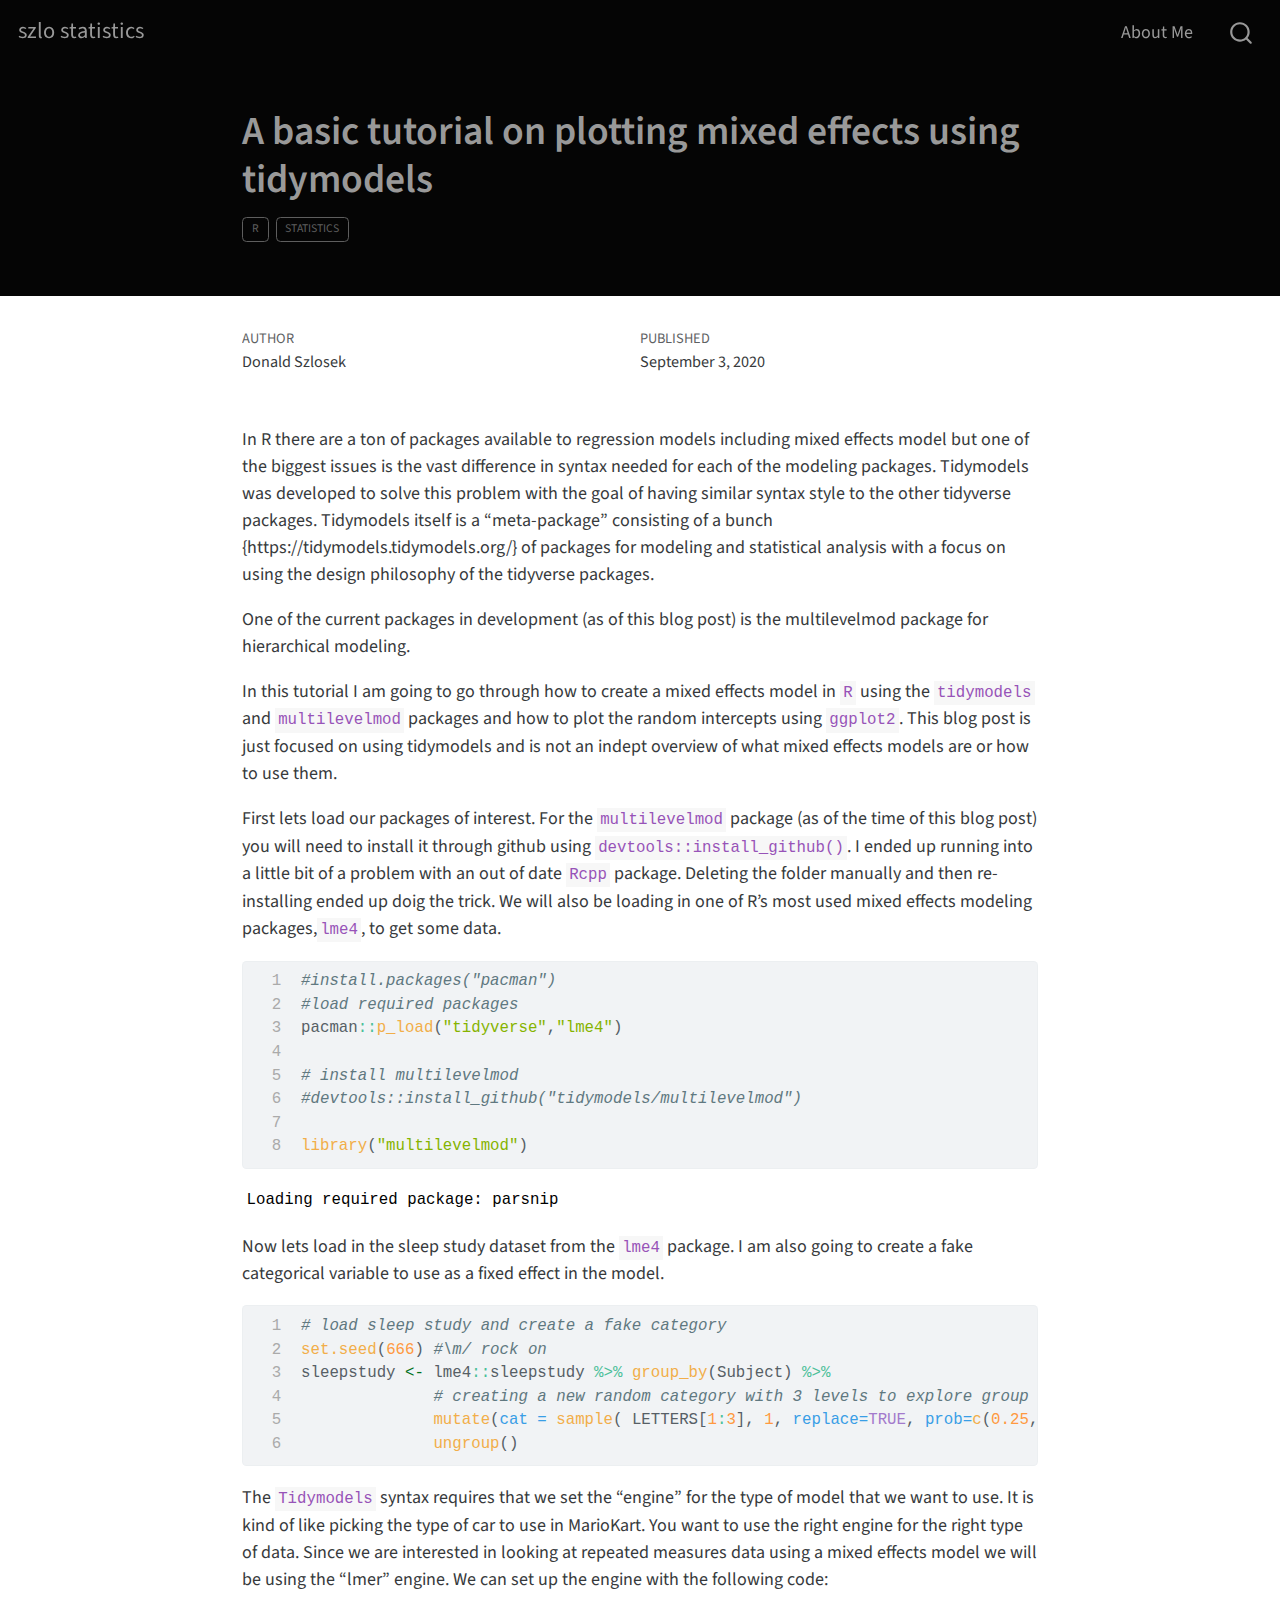
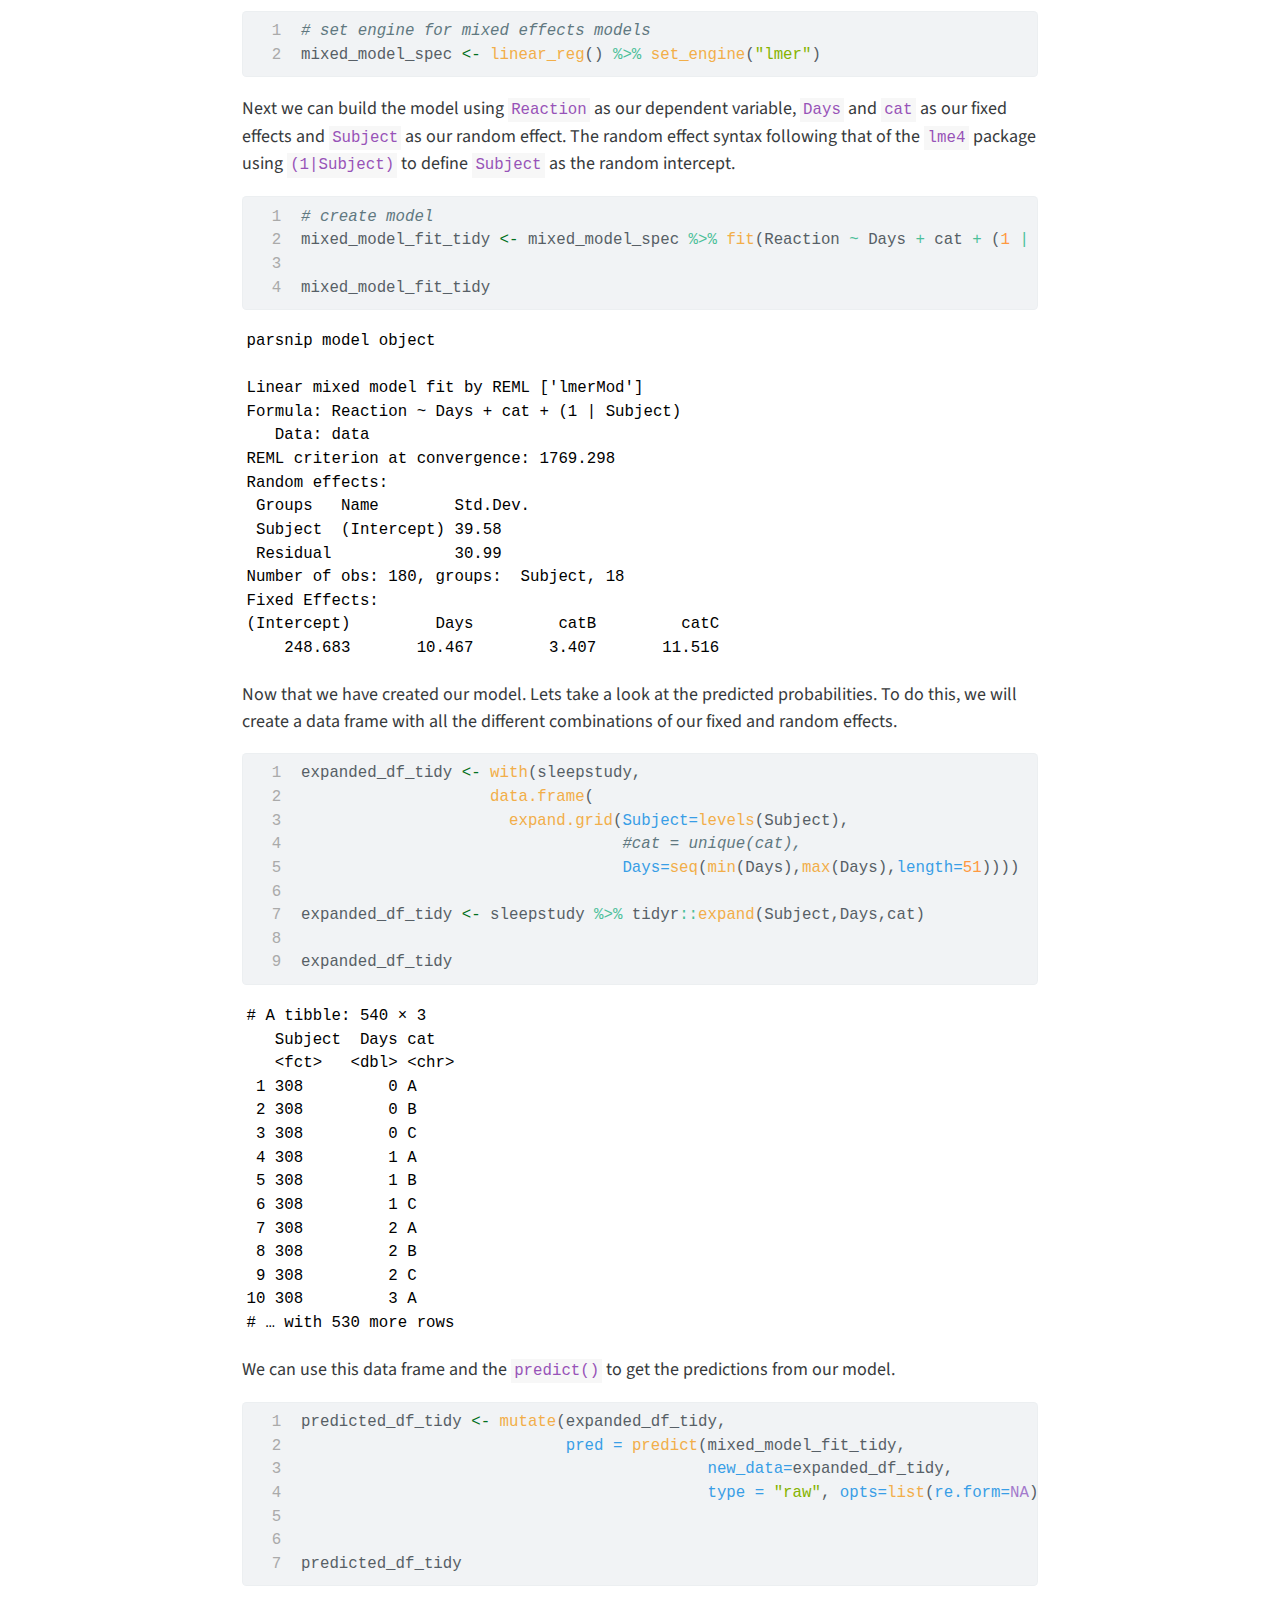
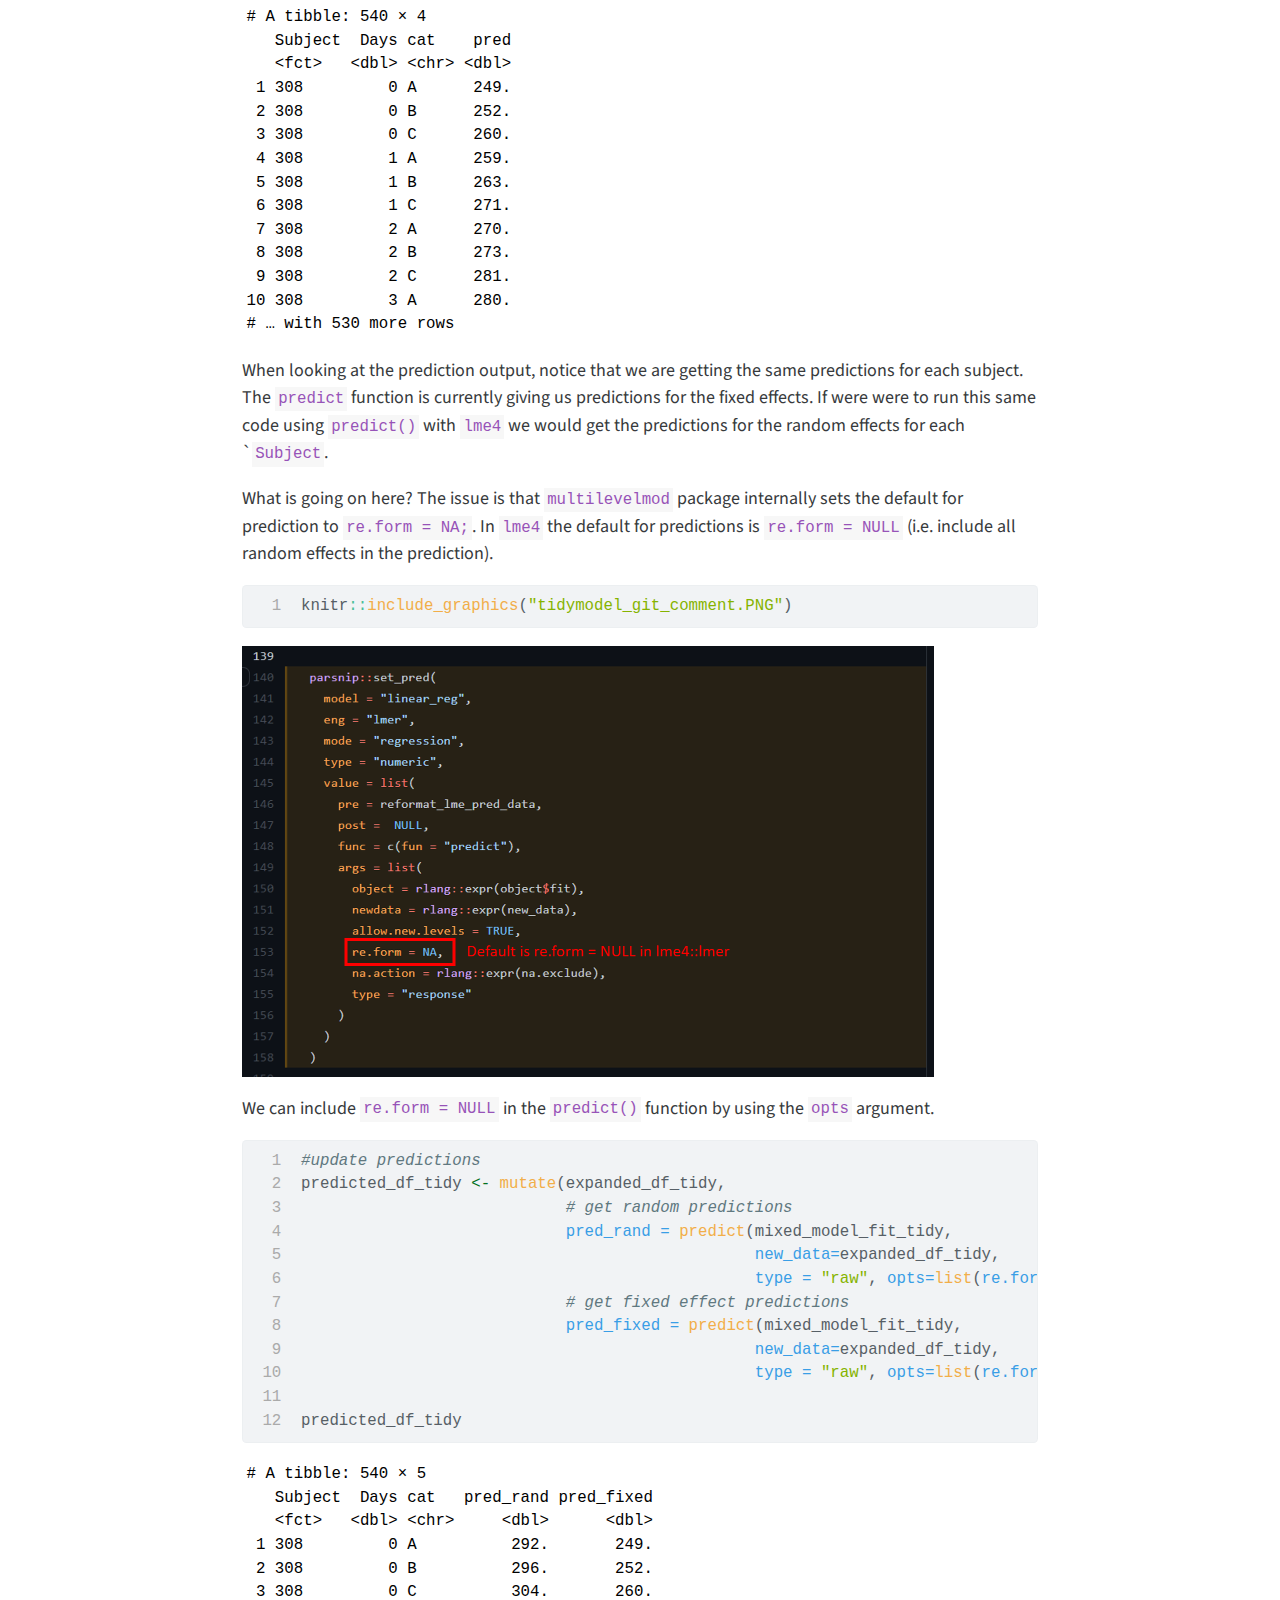
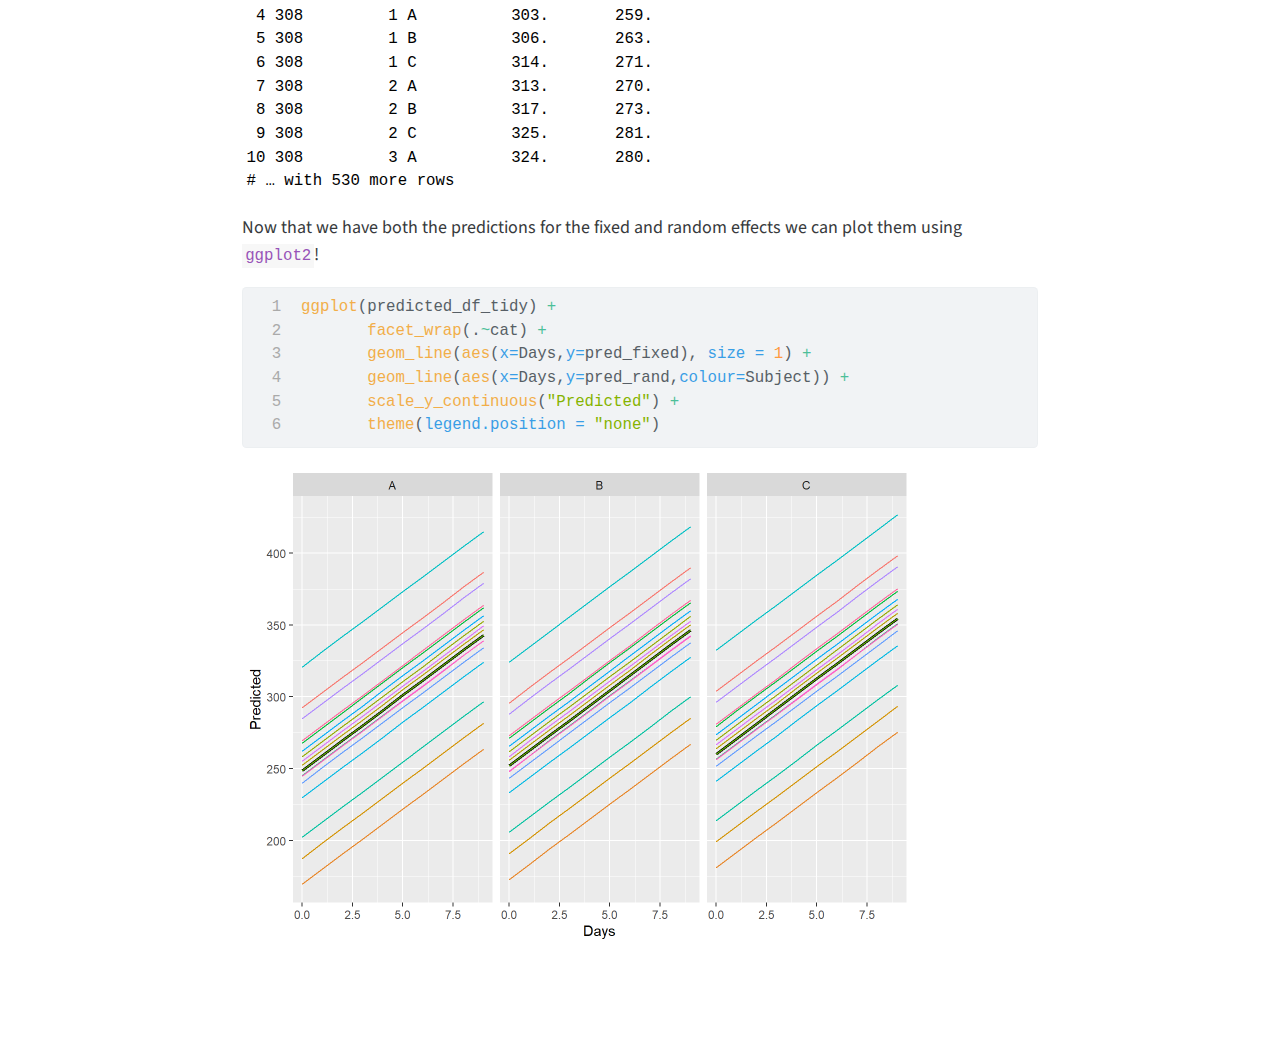
<file: _site/posts/003_blog_tidymodel-mixed-effects/index.html>
<!DOCTYPE html>
<html xmlns="http://www.w3.org/1999/xhtml" lang="en" xml:lang="en"><head>

<meta charset="utf-8">
<meta name="generator" content="quarto-1.2.269">

<meta name="viewport" content="width=device-width, initial-scale=1.0, user-scalable=yes">

<meta name="author" content="Donald Szlosek">
<meta name="dcterms.date" content="2020-09-03">

<title>szlo statistics - A basic tutorial on plotting mixed effects using tidymodels</title>
<style>
code{white-space: pre-wrap;}
span.smallcaps{font-variant: small-caps;}
div.columns{display: flex; gap: min(4vw, 1.5em);}
div.column{flex: auto; overflow-x: auto;}
div.hanging-indent{margin-left: 1.5em; text-indent: -1.5em;}
ul.task-list{list-style: none;}
ul.task-list li input[type="checkbox"] {
  width: 0.8em;
  margin: 0 0.8em 0.2em -1.6em;
  vertical-align: middle;
}
pre > code.sourceCode { white-space: pre; position: relative; }
pre > code.sourceCode > span { display: inline-block; line-height: 1.25; }
pre > code.sourceCode > span:empty { height: 1.2em; }
.sourceCode { overflow: visible; }
code.sourceCode > span { color: inherit; text-decoration: inherit; }
div.sourceCode { margin: 1em 0; }
pre.sourceCode { margin: 0; }
@media screen {
div.sourceCode { overflow: auto; }
}
@media print {
pre > code.sourceCode { white-space: pre-wrap; }
pre > code.sourceCode > span { text-indent: -5em; padding-left: 5em; }
}
pre.numberSource code
  { counter-reset: source-line 0; }
pre.numberSource code > span
  { position: relative; left: -4em; counter-increment: source-line; }
pre.numberSource code > span > a:first-child::before
  { content: counter(source-line);
    position: relative; left: -1em; text-align: right; vertical-align: baseline;
    border: none; display: inline-block;
    -webkit-touch-callout: none; -webkit-user-select: none;
    -khtml-user-select: none; -moz-user-select: none;
    -ms-user-select: none; user-select: none;
    padding: 0 4px; width: 4em;
    color: #aaaaaa;
  }
pre.numberSource { margin-left: 3em; border-left: 1px solid #aaaaaa;  padding-left: 4px; }
div.sourceCode
  {   }
@media screen {
pre > code.sourceCode > span > a:first-child::before { text-decoration: underline; }
}
code span.al { color: #ff0000; font-weight: bold; } /* Alert */
code span.an { color: #60a0b0; font-weight: bold; font-style: italic; } /* Annotation */
code span.at { color: #7d9029; } /* Attribute */
code span.bn { color: #40a070; } /* BaseN */
code span.bu { color: #008000; } /* BuiltIn */
code span.cf { color: #007020; font-weight: bold; } /* ControlFlow */
code span.ch { color: #4070a0; } /* Char */
code span.cn { color: #880000; } /* Constant */
code span.co { color: #60a0b0; font-style: italic; } /* Comment */
code span.cv { color: #60a0b0; font-weight: bold; font-style: italic; } /* CommentVar */
code span.do { color: #ba2121; font-style: italic; } /* Documentation */
code span.dt { color: #902000; } /* DataType */
code span.dv { color: #40a070; } /* DecVal */
code span.er { color: #ff0000; font-weight: bold; } /* Error */
code span.ex { } /* Extension */
code span.fl { color: #40a070; } /* Float */
code span.fu { color: #06287e; } /* Function */
code span.im { color: #008000; font-weight: bold; } /* Import */
code span.in { color: #60a0b0; font-weight: bold; font-style: italic; } /* Information */
code span.kw { color: #007020; font-weight: bold; } /* Keyword */
code span.op { color: #666666; } /* Operator */
code span.ot { color: #007020; } /* Other */
code span.pp { color: #bc7a00; } /* Preprocessor */
code span.sc { color: #4070a0; } /* SpecialChar */
code span.ss { color: #bb6688; } /* SpecialString */
code span.st { color: #4070a0; } /* String */
code span.va { color: #19177c; } /* Variable */
code span.vs { color: #4070a0; } /* VerbatimString */
code span.wa { color: #60a0b0; font-weight: bold; font-style: italic; } /* Warning */
</style>


<script src="../../site_libs/quarto-nav/quarto-nav.js"></script>
<script src="../../site_libs/quarto-nav/headroom.min.js"></script>
<script src="../../site_libs/clipboard/clipboard.min.js"></script>
<script src="../../site_libs/quarto-search/autocomplete.umd.js"></script>
<script src="../../site_libs/quarto-search/fuse.min.js"></script>
<script src="../../site_libs/quarto-search/quarto-search.js"></script>
<meta name="quarto:offset" content="../../">
<script src="../../site_libs/quarto-html/quarto.js"></script>
<script src="../../site_libs/quarto-html/popper.min.js"></script>
<script src="../../site_libs/quarto-html/tippy.umd.min.js"></script>
<script src="../../site_libs/quarto-html/anchor.min.js"></script>
<link href="../../site_libs/quarto-html/tippy.css" rel="stylesheet">
<link href="../../site_libs/quarto-html/quarto-syntax-highlighting.css" rel="stylesheet" id="quarto-text-highlighting-styles">
<script src="../../site_libs/bootstrap/bootstrap.min.js"></script>
<link href="../../site_libs/bootstrap/bootstrap-icons.css" rel="stylesheet">
<link href="../../site_libs/bootstrap/bootstrap.min.css" rel="stylesheet" id="quarto-bootstrap" data-mode="light">
<script id="quarto-search-options" type="application/json">{
  "location": "navbar",
  "copy-button": false,
  "collapse-after": 3,
  "panel-placement": "end",
  "type": "overlay",
  "limit": 20,
  "language": {
    "search-no-results-text": "No results",
    "search-matching-documents-text": "matching documents",
    "search-copy-link-title": "Copy link to search",
    "search-hide-matches-text": "Hide additional matches",
    "search-more-match-text": "more match in this document",
    "search-more-matches-text": "more matches in this document",
    "search-clear-button-title": "Clear",
    "search-detached-cancel-button-title": "Cancel",
    "search-submit-button-title": "Submit"
  }
}</script>


<link rel="stylesheet" href="../../styles.css">
</head>

<body class="nav-fixed fullcontent">

<div id="quarto-search-results"></div>
  <header id="quarto-header" class="headroom fixed-top">
    <nav class="navbar navbar-expand-lg navbar-dark ">
      <div class="navbar-container container-fluid">
      <div class="navbar-brand-container">
    <a class="navbar-brand" href="../../index.html">
    <span class="navbar-title">szlo statistics</span>
    </a>
  </div>
          <button class="navbar-toggler" type="button" data-bs-toggle="collapse" data-bs-target="#navbarCollapse" aria-controls="navbarCollapse" aria-expanded="false" aria-label="Toggle navigation" onclick="if (window.quartoToggleHeadroom) { window.quartoToggleHeadroom(); }">
  <span class="navbar-toggler-icon"></span>
</button>
          <div class="collapse navbar-collapse" id="navbarCollapse">
            <ul class="navbar-nav navbar-nav-scroll ms-auto">
  <li class="nav-item">
    <a class="nav-link" href="../../about.html">
 <span class="menu-text">About Me</span></a>
  </li>  
</ul>
              <div id="quarto-search" class="" title="Search"></div>
          </div> <!-- /navcollapse -->
      </div> <!-- /container-fluid -->
    </nav>
</header>
<!-- content -->
<header id="title-block-header" class="quarto-title-block default page-columns page-full">
  <div class="quarto-title-banner page-columns page-full">
    <div class="quarto-title column-body">
      <h1 class="title">A basic tutorial on plotting mixed effects using tidymodels</h1>
                                <div class="quarto-categories">
                <div class="quarto-category">R</div>
                <div class="quarto-category">Statistics</div>
              </div>
                  </div>
  </div>
    
  
  <div class="quarto-title-meta">

      <div>
      <div class="quarto-title-meta-heading">Author</div>
      <div class="quarto-title-meta-contents">
               <p>Donald Szlosek </p>
            </div>
    </div>
      
      <div>
      <div class="quarto-title-meta-heading">Published</div>
      <div class="quarto-title-meta-contents">
        <p class="date">September 3, 2020</p>
      </div>
    </div>
    
      
    </div>
    
  
  </header><div id="quarto-content" class="quarto-container page-columns page-rows-contents page-layout-article page-navbar">
<!-- sidebar -->
<!-- margin-sidebar -->
    
<!-- main -->
<main class="content quarto-banner-title-block" id="quarto-document-content">




<p>In R there are a ton of packages available to regression models including mixed effects model but one of the biggest issues is the vast difference in syntax needed for each of the modeling packages. Tidymodels was developed to solve this problem with the goal of having similar syntax style to the other tidyverse packages. Tidymodels itself is a “meta-package” consisting of a bunch {https://tidymodels.tidymodels.org/} of packages for modeling and statistical analysis with a focus on using the design philosophy of the tidyverse packages.</p>
<p>One of the current packages in development (as of this blog post) is the multilevelmod package for hierarchical modeling.</p>
<p>In this tutorial I am going to go through how to create a mixed effects model in <code>R</code> using the <code>tidymodels</code> and <code>multilevelmod</code> packages and how to plot the random intercepts using <code>ggplot2</code>. This blog post is just focused on using tidymodels and is not an indept overview of what mixed effects models are or how to use them.</p>
<p>First lets load our packages of interest. For the <code>multilevelmod</code> package (as of the time of this blog post) you will need to install it through github using <code>devtools::install_github()</code>. I ended up running into a little bit of a problem with an out of date <code>Rcpp</code> package. Deleting the folder manually and then re-installing ended up doig the trick. We will also be loading in one of R’s most used mixed effects modeling packages,<code>lme4</code>, to get some data.</p>
<div class="cell">
<div class="sourceCode cell-code" id="cb1"><pre class="sourceCode numberSource r number-lines code-with-copy"><code class="sourceCode r"><span id="cb1-1"><a href="#cb1-1"></a><span class="co">#install.packages("pacman")</span></span>
<span id="cb1-2"><a href="#cb1-2"></a><span class="co">#load required packages</span></span>
<span id="cb1-3"><a href="#cb1-3"></a>pacman<span class="sc">::</span><span class="fu">p_load</span>(<span class="st">"tidyverse"</span>,<span class="st">"lme4"</span>)</span>
<span id="cb1-4"><a href="#cb1-4"></a></span>
<span id="cb1-5"><a href="#cb1-5"></a><span class="co"># install multilevelmod</span></span>
<span id="cb1-6"><a href="#cb1-6"></a><span class="co">#devtools::install_github("tidymodels/multilevelmod")</span></span>
<span id="cb1-7"><a href="#cb1-7"></a></span>
<span id="cb1-8"><a href="#cb1-8"></a><span class="fu">library</span>(<span class="st">"multilevelmod"</span>)</span></code><button title="Copy to Clipboard" class="code-copy-button"><i class="bi"></i></button></pre></div>
<div class="cell-output cell-output-stderr">
<pre><code>Loading required package: parsnip</code></pre>
</div>
</div>
<p>Now lets load in the sleep study dataset from the <code>lme4</code> package. I am also going to create a fake categorical variable to use as a fixed effect in the model.</p>
<div class="cell">
<div class="sourceCode cell-code" id="cb3"><pre class="sourceCode numberSource r number-lines code-with-copy"><code class="sourceCode r"><span id="cb3-1"><a href="#cb3-1"></a><span class="co"># load sleep study and create a fake category</span></span>
<span id="cb3-2"><a href="#cb3-2"></a><span class="fu">set.seed</span>(<span class="dv">666</span>) <span class="co">#\m/ rock on</span></span>
<span id="cb3-3"><a href="#cb3-3"></a>sleepstudy <span class="ot">&lt;-</span> lme4<span class="sc">::</span>sleepstudy <span class="sc">%&gt;%</span> <span class="fu">group_by</span>(Subject) <span class="sc">%&gt;%</span> </span>
<span id="cb3-4"><a href="#cb3-4"></a>              <span class="co"># creating a new random category with 3 levels to explore group effects</span></span>
<span id="cb3-5"><a href="#cb3-5"></a>              <span class="fu">mutate</span>(<span class="at">cat =</span> <span class="fu">sample</span>( LETTERS[<span class="dv">1</span><span class="sc">:</span><span class="dv">3</span>], <span class="dv">1</span>, <span class="at">replace=</span><span class="cn">TRUE</span>, <span class="at">prob=</span><span class="fu">c</span>(<span class="fl">0.25</span>, <span class="fl">0.50</span>, <span class="fl">0.25</span>))) <span class="sc">%&gt;%</span></span>
<span id="cb3-6"><a href="#cb3-6"></a>              <span class="fu">ungroup</span>()</span></code><button title="Copy to Clipboard" class="code-copy-button"><i class="bi"></i></button></pre></div>
</div>
<p>The <code>Tidymodels</code> syntax requires that we set the “engine” for the type of model that we want to use. It is kind of like picking the type of car to use in MarioKart. You want to use the right engine for the right type of data. Since we are interested in looking at repeated measures data using a mixed effects model we will be using the “lmer” engine. We can set up the engine with the following code:</p>
<div class="cell">
<div class="sourceCode cell-code" id="cb4"><pre class="sourceCode numberSource r number-lines code-with-copy"><code class="sourceCode r"><span id="cb4-1"><a href="#cb4-1"></a><span class="co"># set engine for mixed effects models</span></span>
<span id="cb4-2"><a href="#cb4-2"></a>mixed_model_spec <span class="ot">&lt;-</span> <span class="fu">linear_reg</span>() <span class="sc">%&gt;%</span> <span class="fu">set_engine</span>(<span class="st">"lmer"</span>)</span></code><button title="Copy to Clipboard" class="code-copy-button"><i class="bi"></i></button></pre></div>
</div>
<p>Next we can build the model using <code>Reaction</code> as our dependent variable, <code>Days</code> and <code>cat</code> as our fixed effects and <code>Subject</code> as our random effect. The random effect syntax following that of the <code>lme4</code> package using <code>(1|Subject)</code> to define <code>Subject</code> as the random intercept.</p>
<div class="cell">
<div class="sourceCode cell-code" id="cb5"><pre class="sourceCode numberSource r number-lines code-with-copy"><code class="sourceCode r"><span id="cb5-1"><a href="#cb5-1"></a><span class="co"># create model</span></span>
<span id="cb5-2"><a href="#cb5-2"></a>mixed_model_fit_tidy <span class="ot">&lt;-</span> mixed_model_spec <span class="sc">%&gt;%</span> <span class="fu">fit</span>(Reaction <span class="sc">~</span> Days <span class="sc">+</span> cat <span class="sc">+</span> (<span class="dv">1</span> <span class="sc">|</span> Subject), <span class="at">data =</span> sleepstudy)</span>
<span id="cb5-3"><a href="#cb5-3"></a></span>
<span id="cb5-4"><a href="#cb5-4"></a>mixed_model_fit_tidy</span></code><button title="Copy to Clipboard" class="code-copy-button"><i class="bi"></i></button></pre></div>
<div class="cell-output cell-output-stdout">
<pre><code>parsnip model object

Linear mixed model fit by REML ['lmerMod']
Formula: Reaction ~ Days + cat + (1 | Subject)
   Data: data
REML criterion at convergence: 1769.298
Random effects:
 Groups   Name        Std.Dev.
 Subject  (Intercept) 39.58   
 Residual             30.99   
Number of obs: 180, groups:  Subject, 18
Fixed Effects:
(Intercept)         Days         catB         catC  
    248.683       10.467        3.407       11.516  </code></pre>
</div>
</div>
<p>Now that we have created our model. Lets take a look at the predicted probabilities. To do this, we will create a data frame with all the different combinations of our fixed and random effects.</p>
<div class="cell">
<div class="sourceCode cell-code" id="cb7"><pre class="sourceCode numberSource r number-lines code-with-copy"><code class="sourceCode r"><span id="cb7-1"><a href="#cb7-1"></a>expanded_df_tidy <span class="ot">&lt;-</span> <span class="fu">with</span>(sleepstudy,</span>
<span id="cb7-2"><a href="#cb7-2"></a>                    <span class="fu">data.frame</span>(</span>
<span id="cb7-3"><a href="#cb7-3"></a>                      <span class="fu">expand.grid</span>(<span class="at">Subject=</span><span class="fu">levels</span>(Subject),</span>
<span id="cb7-4"><a href="#cb7-4"></a>                                  <span class="co">#cat = unique(cat),</span></span>
<span id="cb7-5"><a href="#cb7-5"></a>                                  <span class="at">Days=</span><span class="fu">seq</span>(<span class="fu">min</span>(Days),<span class="fu">max</span>(Days),<span class="at">length=</span><span class="dv">51</span>))))</span>
<span id="cb7-6"><a href="#cb7-6"></a></span>
<span id="cb7-7"><a href="#cb7-7"></a>expanded_df_tidy <span class="ot">&lt;-</span> sleepstudy <span class="sc">%&gt;%</span> tidyr<span class="sc">::</span><span class="fu">expand</span>(Subject,Days,cat)</span>
<span id="cb7-8"><a href="#cb7-8"></a></span>
<span id="cb7-9"><a href="#cb7-9"></a>expanded_df_tidy</span></code><button title="Copy to Clipboard" class="code-copy-button"><i class="bi"></i></button></pre></div>
<div class="cell-output cell-output-stdout">
<pre><code># A tibble: 540 × 3
   Subject  Days cat  
   &lt;fct&gt;   &lt;dbl&gt; &lt;chr&gt;
 1 308         0 A    
 2 308         0 B    
 3 308         0 C    
 4 308         1 A    
 5 308         1 B    
 6 308         1 C    
 7 308         2 A    
 8 308         2 B    
 9 308         2 C    
10 308         3 A    
# … with 530 more rows</code></pre>
</div>
</div>
<p>We can use this data frame and the <code>predict()</code> to get the predictions from our model.</p>
<div class="cell">
<div class="sourceCode cell-code" id="cb9"><pre class="sourceCode numberSource r number-lines code-with-copy"><code class="sourceCode r"><span id="cb9-1"><a href="#cb9-1"></a>predicted_df_tidy <span class="ot">&lt;-</span> <span class="fu">mutate</span>(expanded_df_tidy,</span>
<span id="cb9-2"><a href="#cb9-2"></a>                            <span class="at">pred =</span> <span class="fu">predict</span>(mixed_model_fit_tidy,</span>
<span id="cb9-3"><a href="#cb9-3"></a>                                           <span class="at">new_data=</span>expanded_df_tidy, </span>
<span id="cb9-4"><a href="#cb9-4"></a>                                           <span class="at">type =</span> <span class="st">"raw"</span>, <span class="at">opts=</span><span class="fu">list</span>(<span class="at">re.form=</span><span class="cn">NA</span>)))</span>
<span id="cb9-5"><a href="#cb9-5"></a></span>
<span id="cb9-6"><a href="#cb9-6"></a></span>
<span id="cb9-7"><a href="#cb9-7"></a>predicted_df_tidy</span></code><button title="Copy to Clipboard" class="code-copy-button"><i class="bi"></i></button></pre></div>
<div class="cell-output cell-output-stdout">
<pre><code># A tibble: 540 × 4
   Subject  Days cat    pred
   &lt;fct&gt;   &lt;dbl&gt; &lt;chr&gt; &lt;dbl&gt;
 1 308         0 A      249.
 2 308         0 B      252.
 3 308         0 C      260.
 4 308         1 A      259.
 5 308         1 B      263.
 6 308         1 C      271.
 7 308         2 A      270.
 8 308         2 B      273.
 9 308         2 C      281.
10 308         3 A      280.
# … with 530 more rows</code></pre>
</div>
</div>
<p>When looking at the prediction output, notice that we are getting the same predictions for each subject. The <code>predict</code> function is currently giving us predictions for the fixed effects. If were were to run this same code using <code>predict()</code> with <code>lme4</code> we would get the predictions for the random effects for each `<code>Subject</code>.</p>
<p>What is going on here? The issue is that <code>multilevelmod</code> package internally sets the default for prediction to <code>re.form = NA;</code>. In <code>lme4</code> the default for predictions is <code>re.form = NULL</code> (i.e.&nbsp;include all random effects in the prediction).</p>
<div class="cell">
<div class="sourceCode cell-code" id="cb11"><pre class="sourceCode numberSource r number-lines code-with-copy"><code class="sourceCode r"><span id="cb11-1"><a href="#cb11-1"></a>knitr<span class="sc">::</span><span class="fu">include_graphics</span>(<span class="st">"tidymodel_git_comment.PNG"</span>)</span></code><button title="Copy to Clipboard" class="code-copy-button"><i class="bi"></i></button></pre></div>
<div class="cell-output-display">
<p><img src="tidymodel_git_comment.PNG" class="img-fluid" width="692"></p>
</div>
</div>
<p>We can include <code>re.form = NULL</code> in the <code>predict()</code> function by using the <code>opts</code> argument.</p>
<div class="cell">
<div class="sourceCode cell-code" id="cb12"><pre class="sourceCode numberSource r number-lines code-with-copy"><code class="sourceCode r"><span id="cb12-1"><a href="#cb12-1"></a><span class="co">#update predictions</span></span>
<span id="cb12-2"><a href="#cb12-2"></a>predicted_df_tidy <span class="ot">&lt;-</span> <span class="fu">mutate</span>(expanded_df_tidy,</span>
<span id="cb12-3"><a href="#cb12-3"></a>                            <span class="co"># get random predictions</span></span>
<span id="cb12-4"><a href="#cb12-4"></a>                            <span class="at">pred_rand =</span> <span class="fu">predict</span>(mixed_model_fit_tidy,</span>
<span id="cb12-5"><a href="#cb12-5"></a>                                                <span class="at">new_data=</span>expanded_df_tidy, </span>
<span id="cb12-6"><a href="#cb12-6"></a>                                                <span class="at">type =</span> <span class="st">"raw"</span>, <span class="at">opts=</span><span class="fu">list</span>(<span class="at">re.form=</span><span class="cn">NULL</span>)),</span>
<span id="cb12-7"><a href="#cb12-7"></a>                            <span class="co"># get fixed effect predictions</span></span>
<span id="cb12-8"><a href="#cb12-8"></a>                            <span class="at">pred_fixed =</span> <span class="fu">predict</span>(mixed_model_fit_tidy,</span>
<span id="cb12-9"><a href="#cb12-9"></a>                                                <span class="at">new_data=</span>expanded_df_tidy, </span>
<span id="cb12-10"><a href="#cb12-10"></a>                                                <span class="at">type =</span> <span class="st">"raw"</span>, <span class="at">opts=</span><span class="fu">list</span>(<span class="at">re.form=</span><span class="cn">NA</span>)))</span>
<span id="cb12-11"><a href="#cb12-11"></a></span>
<span id="cb12-12"><a href="#cb12-12"></a>predicted_df_tidy</span></code><button title="Copy to Clipboard" class="code-copy-button"><i class="bi"></i></button></pre></div>
<div class="cell-output cell-output-stdout">
<pre><code># A tibble: 540 × 5
   Subject  Days cat   pred_rand pred_fixed
   &lt;fct&gt;   &lt;dbl&gt; &lt;chr&gt;     &lt;dbl&gt;      &lt;dbl&gt;
 1 308         0 A          292.       249.
 2 308         0 B          296.       252.
 3 308         0 C          304.       260.
 4 308         1 A          303.       259.
 5 308         1 B          306.       263.
 6 308         1 C          314.       271.
 7 308         2 A          313.       270.
 8 308         2 B          317.       273.
 9 308         2 C          325.       281.
10 308         3 A          324.       280.
# … with 530 more rows</code></pre>
</div>
</div>
<p>Now that we have both the predictions for the fixed and random effects we can plot them using <code>ggplot2</code>!</p>
<div class="cell">
<div class="sourceCode cell-code" id="cb14"><pre class="sourceCode numberSource r number-lines code-with-copy"><code class="sourceCode r"><span id="cb14-1"><a href="#cb14-1"></a><span class="fu">ggplot</span>(predicted_df_tidy) <span class="sc">+</span></span>
<span id="cb14-2"><a href="#cb14-2"></a>       <span class="fu">facet_wrap</span>(.<span class="sc">~</span>cat) <span class="sc">+</span> </span>
<span id="cb14-3"><a href="#cb14-3"></a>       <span class="fu">geom_line</span>(<span class="fu">aes</span>(<span class="at">x=</span>Days,<span class="at">y=</span>pred_fixed), <span class="at">size =</span> <span class="dv">1</span>) <span class="sc">+</span> </span>
<span id="cb14-4"><a href="#cb14-4"></a>       <span class="fu">geom_line</span>(<span class="fu">aes</span>(<span class="at">x=</span>Days,<span class="at">y=</span>pred_rand,<span class="at">colour=</span>Subject)) <span class="sc">+</span></span>
<span id="cb14-5"><a href="#cb14-5"></a>       <span class="fu">scale_y_continuous</span>(<span class="st">"Predicted"</span>) <span class="sc">+</span> </span>
<span id="cb14-6"><a href="#cb14-6"></a>       <span class="fu">theme</span>(<span class="at">legend.position =</span> <span class="st">"none"</span>)</span></code><button title="Copy to Clipboard" class="code-copy-button"><i class="bi"></i></button></pre></div>
<div class="cell-output-display">
<p><img src="index_files/figure-html/unnamed-chunk-9-1.png" class="img-fluid" width="672"></p>
</div>
</div>



</main> <!-- /main -->
<script id="quarto-html-after-body" type="application/javascript">
window.document.addEventListener("DOMContentLoaded", function (event) {
  const toggleBodyColorMode = (bsSheetEl) => {
    const mode = bsSheetEl.getAttribute("data-mode");
    const bodyEl = window.document.querySelector("body");
    if (mode === "dark") {
      bodyEl.classList.add("quarto-dark");
      bodyEl.classList.remove("quarto-light");
    } else {
      bodyEl.classList.add("quarto-light");
      bodyEl.classList.remove("quarto-dark");
    }
  }
  const toggleBodyColorPrimary = () => {
    const bsSheetEl = window.document.querySelector("link#quarto-bootstrap");
    if (bsSheetEl) {
      toggleBodyColorMode(bsSheetEl);
    }
  }
  toggleBodyColorPrimary();  
  const icon = "";
  const anchorJS = new window.AnchorJS();
  anchorJS.options = {
    placement: 'right',
    icon: icon
  };
  anchorJS.add('.anchored');
  const clipboard = new window.ClipboardJS('.code-copy-button', {
    target: function(trigger) {
      return trigger.previousElementSibling;
    }
  });
  clipboard.on('success', function(e) {
    // button target
    const button = e.trigger;
    // don't keep focus
    button.blur();
    // flash "checked"
    button.classList.add('code-copy-button-checked');
    var currentTitle = button.getAttribute("title");
    button.setAttribute("title", "Copied!");
    let tooltip;
    if (window.bootstrap) {
      button.setAttribute("data-bs-toggle", "tooltip");
      button.setAttribute("data-bs-placement", "left");
      button.setAttribute("data-bs-title", "Copied!");
      tooltip = new bootstrap.Tooltip(button, 
        { trigger: "manual", 
          customClass: "code-copy-button-tooltip",
          offset: [0, -8]});
      tooltip.show();    
    }
    setTimeout(function() {
      if (tooltip) {
        tooltip.hide();
        button.removeAttribute("data-bs-title");
        button.removeAttribute("data-bs-toggle");
        button.removeAttribute("data-bs-placement");
      }
      button.setAttribute("title", currentTitle);
      button.classList.remove('code-copy-button-checked');
    }, 1000);
    // clear code selection
    e.clearSelection();
  });
  function tippyHover(el, contentFn) {
    const config = {
      allowHTML: true,
      content: contentFn,
      maxWidth: 500,
      delay: 100,
      arrow: false,
      appendTo: function(el) {
          return el.parentElement;
      },
      interactive: true,
      interactiveBorder: 10,
      theme: 'quarto',
      placement: 'bottom-start'
    };
    window.tippy(el, config); 
  }
  const noterefs = window.document.querySelectorAll('a[role="doc-noteref"]');
  for (var i=0; i<noterefs.length; i++) {
    const ref = noterefs[i];
    tippyHover(ref, function() {
      // use id or data attribute instead here
      let href = ref.getAttribute('data-footnote-href') || ref.getAttribute('href');
      try { href = new URL(href).hash; } catch {}
      const id = href.replace(/^#\/?/, "");
      const note = window.document.getElementById(id);
      return note.innerHTML;
    });
  }
  const findCites = (el) => {
    const parentEl = el.parentElement;
    if (parentEl) {
      const cites = parentEl.dataset.cites;
      if (cites) {
        return {
          el,
          cites: cites.split(' ')
        };
      } else {
        return findCites(el.parentElement)
      }
    } else {
      return undefined;
    }
  };
  var bibliorefs = window.document.querySelectorAll('a[role="doc-biblioref"]');
  for (var i=0; i<bibliorefs.length; i++) {
    const ref = bibliorefs[i];
    const citeInfo = findCites(ref);
    if (citeInfo) {
      tippyHover(citeInfo.el, function() {
        var popup = window.document.createElement('div');
        citeInfo.cites.forEach(function(cite) {
          var citeDiv = window.document.createElement('div');
          citeDiv.classList.add('hanging-indent');
          citeDiv.classList.add('csl-entry');
          var biblioDiv = window.document.getElementById('ref-' + cite);
          if (biblioDiv) {
            citeDiv.innerHTML = biblioDiv.innerHTML;
          }
          popup.appendChild(citeDiv);
        });
        return popup.innerHTML;
      });
    }
  }
});
</script>
</div> <!-- /content -->



</body></html>
</file>
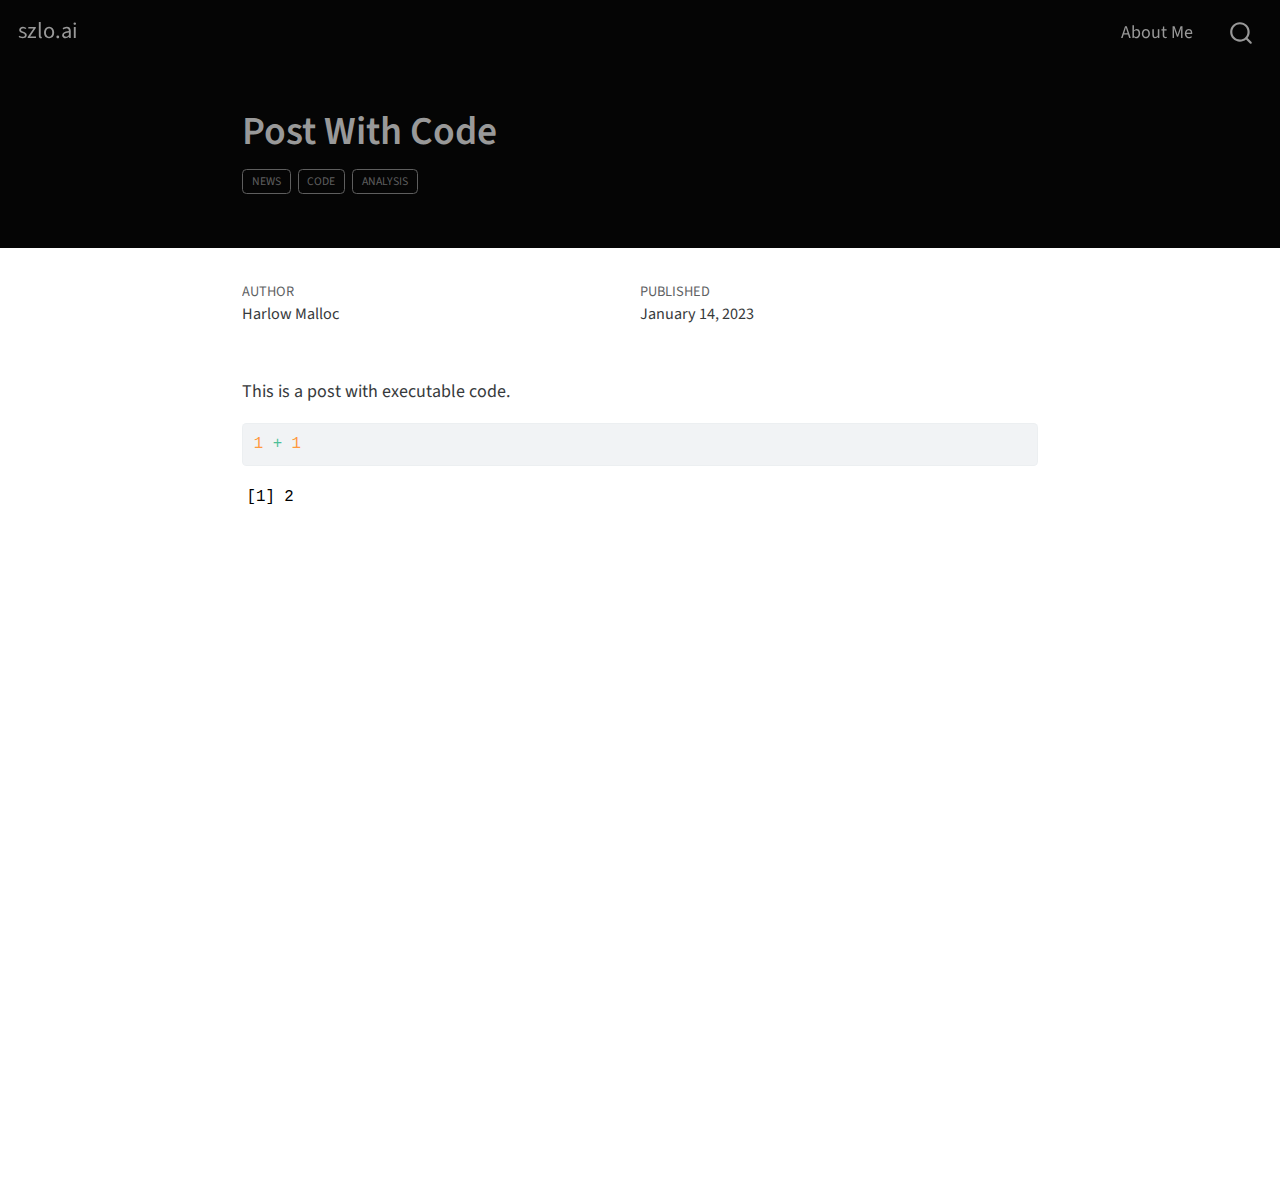
<file: _site/posts/post-with-code/index.html>
<!DOCTYPE html>
<html xmlns="http://www.w3.org/1999/xhtml" lang="en" xml:lang="en"><head>

<meta charset="utf-8">
<meta name="generator" content="quarto-1.2.269">

<meta name="viewport" content="width=device-width, initial-scale=1.0, user-scalable=yes">

<meta name="author" content="Harlow Malloc">
<meta name="dcterms.date" content="2023-01-14">

<title>szlo.ai - Post With Code</title>
<style>
code{white-space: pre-wrap;}
span.smallcaps{font-variant: small-caps;}
div.columns{display: flex; gap: min(4vw, 1.5em);}
div.column{flex: auto; overflow-x: auto;}
div.hanging-indent{margin-left: 1.5em; text-indent: -1.5em;}
ul.task-list{list-style: none;}
ul.task-list li input[type="checkbox"] {
  width: 0.8em;
  margin: 0 0.8em 0.2em -1.6em;
  vertical-align: middle;
}
pre > code.sourceCode { white-space: pre; position: relative; }
pre > code.sourceCode > span { display: inline-block; line-height: 1.25; }
pre > code.sourceCode > span:empty { height: 1.2em; }
.sourceCode { overflow: visible; }
code.sourceCode > span { color: inherit; text-decoration: inherit; }
div.sourceCode { margin: 1em 0; }
pre.sourceCode { margin: 0; }
@media screen {
div.sourceCode { overflow: auto; }
}
@media print {
pre > code.sourceCode { white-space: pre-wrap; }
pre > code.sourceCode > span { text-indent: -5em; padding-left: 5em; }
}
pre.numberSource code
  { counter-reset: source-line 0; }
pre.numberSource code > span
  { position: relative; left: -4em; counter-increment: source-line; }
pre.numberSource code > span > a:first-child::before
  { content: counter(source-line);
    position: relative; left: -1em; text-align: right; vertical-align: baseline;
    border: none; display: inline-block;
    -webkit-touch-callout: none; -webkit-user-select: none;
    -khtml-user-select: none; -moz-user-select: none;
    -ms-user-select: none; user-select: none;
    padding: 0 4px; width: 4em;
    color: #aaaaaa;
  }
pre.numberSource { margin-left: 3em; border-left: 1px solid #aaaaaa;  padding-left: 4px; }
div.sourceCode
  {   }
@media screen {
pre > code.sourceCode > span > a:first-child::before { text-decoration: underline; }
}
code span.al { color: #ff0000; font-weight: bold; } /* Alert */
code span.an { color: #60a0b0; font-weight: bold; font-style: italic; } /* Annotation */
code span.at { color: #7d9029; } /* Attribute */
code span.bn { color: #40a070; } /* BaseN */
code span.bu { color: #008000; } /* BuiltIn */
code span.cf { color: #007020; font-weight: bold; } /* ControlFlow */
code span.ch { color: #4070a0; } /* Char */
code span.cn { color: #880000; } /* Constant */
code span.co { color: #60a0b0; font-style: italic; } /* Comment */
code span.cv { color: #60a0b0; font-weight: bold; font-style: italic; } /* CommentVar */
code span.do { color: #ba2121; font-style: italic; } /* Documentation */
code span.dt { color: #902000; } /* DataType */
code span.dv { color: #40a070; } /* DecVal */
code span.er { color: #ff0000; font-weight: bold; } /* Error */
code span.ex { } /* Extension */
code span.fl { color: #40a070; } /* Float */
code span.fu { color: #06287e; } /* Function */
code span.im { color: #008000; font-weight: bold; } /* Import */
code span.in { color: #60a0b0; font-weight: bold; font-style: italic; } /* Information */
code span.kw { color: #007020; font-weight: bold; } /* Keyword */
code span.op { color: #666666; } /* Operator */
code span.ot { color: #007020; } /* Other */
code span.pp { color: #bc7a00; } /* Preprocessor */
code span.sc { color: #4070a0; } /* SpecialChar */
code span.ss { color: #bb6688; } /* SpecialString */
code span.st { color: #4070a0; } /* String */
code span.va { color: #19177c; } /* Variable */
code span.vs { color: #4070a0; } /* VerbatimString */
code span.wa { color: #60a0b0; font-weight: bold; font-style: italic; } /* Warning */
</style>


<script src="../../site_libs/quarto-nav/quarto-nav.js"></script>
<script src="../../site_libs/quarto-nav/headroom.min.js"></script>
<script src="../../site_libs/clipboard/clipboard.min.js"></script>
<script src="../../site_libs/quarto-search/autocomplete.umd.js"></script>
<script src="../../site_libs/quarto-search/fuse.min.js"></script>
<script src="../../site_libs/quarto-search/quarto-search.js"></script>
<meta name="quarto:offset" content="../../">
<script src="../../site_libs/quarto-html/quarto.js"></script>
<script src="../../site_libs/quarto-html/popper.min.js"></script>
<script src="../../site_libs/quarto-html/tippy.umd.min.js"></script>
<script src="../../site_libs/quarto-html/anchor.min.js"></script>
<link href="../../site_libs/quarto-html/tippy.css" rel="stylesheet">
<link href="../../site_libs/quarto-html/quarto-syntax-highlighting.css" rel="stylesheet" id="quarto-text-highlighting-styles">
<script src="../../site_libs/bootstrap/bootstrap.min.js"></script>
<link href="../../site_libs/bootstrap/bootstrap-icons.css" rel="stylesheet">
<link href="../../site_libs/bootstrap/bootstrap.min.css" rel="stylesheet" id="quarto-bootstrap" data-mode="light">
<script id="quarto-search-options" type="application/json">{
  "location": "navbar",
  "copy-button": false,
  "collapse-after": 3,
  "panel-placement": "end",
  "type": "overlay",
  "limit": 20,
  "language": {
    "search-no-results-text": "No results",
    "search-matching-documents-text": "matching documents",
    "search-copy-link-title": "Copy link to search",
    "search-hide-matches-text": "Hide additional matches",
    "search-more-match-text": "more match in this document",
    "search-more-matches-text": "more matches in this document",
    "search-clear-button-title": "Clear",
    "search-detached-cancel-button-title": "Cancel",
    "search-submit-button-title": "Submit"
  }
}</script>


<link rel="stylesheet" href="../../styles.css">
</head>

<body class="nav-fixed fullcontent">

<div id="quarto-search-results"></div>
  <header id="quarto-header" class="headroom fixed-top">
    <nav class="navbar navbar-expand-lg navbar-dark ">
      <div class="navbar-container container-fluid">
      <div class="navbar-brand-container">
    <a class="navbar-brand" href="../../index.html">
    <span class="navbar-title">szlo.ai</span>
    </a>
  </div>
          <button class="navbar-toggler" type="button" data-bs-toggle="collapse" data-bs-target="#navbarCollapse" aria-controls="navbarCollapse" aria-expanded="false" aria-label="Toggle navigation" onclick="if (window.quartoToggleHeadroom) { window.quartoToggleHeadroom(); }">
  <span class="navbar-toggler-icon"></span>
</button>
          <div class="collapse navbar-collapse" id="navbarCollapse">
            <ul class="navbar-nav navbar-nav-scroll ms-auto">
  <li class="nav-item">
    <a class="nav-link" href="../../about.html">
 <span class="menu-text">About Me</span></a>
  </li>  
</ul>
              <div id="quarto-search" class="" title="Search"></div>
          </div> <!-- /navcollapse -->
      </div> <!-- /container-fluid -->
    </nav>
</header>
<!-- content -->
<header id="title-block-header" class="quarto-title-block default page-columns page-full">
  <div class="quarto-title-banner page-columns page-full">
    <div class="quarto-title column-body">
      <h1 class="title">Post With Code</h1>
                                <div class="quarto-categories">
                <div class="quarto-category">news</div>
                <div class="quarto-category">code</div>
                <div class="quarto-category">analysis</div>
              </div>
                  </div>
  </div>
    
  
  <div class="quarto-title-meta">

      <div>
      <div class="quarto-title-meta-heading">Author</div>
      <div class="quarto-title-meta-contents">
               <p>Harlow Malloc </p>
            </div>
    </div>
      
      <div>
      <div class="quarto-title-meta-heading">Published</div>
      <div class="quarto-title-meta-contents">
        <p class="date">January 14, 2023</p>
      </div>
    </div>
    
      
    </div>
    
  
  </header><div id="quarto-content" class="quarto-container page-columns page-rows-contents page-layout-article page-navbar">
<!-- sidebar -->
<!-- margin-sidebar -->
    
<!-- main -->
<main class="content quarto-banner-title-block" id="quarto-document-content">




<p>This is a post with executable code.</p>
<div class="cell">
<div class="sourceCode cell-code" id="cb1"><pre class="sourceCode r code-with-copy"><code class="sourceCode r"><span id="cb1-1"><a href="#cb1-1" aria-hidden="true" tabindex="-1"></a><span class="dv">1</span> <span class="sc">+</span> <span class="dv">1</span></span></code><button title="Copy to Clipboard" class="code-copy-button"><i class="bi"></i></button></pre></div>
<div class="cell-output cell-output-stdout">
<pre><code>[1] 2</code></pre>
</div>
</div>



</main> <!-- /main -->
<script id="quarto-html-after-body" type="application/javascript">
window.document.addEventListener("DOMContentLoaded", function (event) {
  const toggleBodyColorMode = (bsSheetEl) => {
    const mode = bsSheetEl.getAttribute("data-mode");
    const bodyEl = window.document.querySelector("body");
    if (mode === "dark") {
      bodyEl.classList.add("quarto-dark");
      bodyEl.classList.remove("quarto-light");
    } else {
      bodyEl.classList.add("quarto-light");
      bodyEl.classList.remove("quarto-dark");
    }
  }
  const toggleBodyColorPrimary = () => {
    const bsSheetEl = window.document.querySelector("link#quarto-bootstrap");
    if (bsSheetEl) {
      toggleBodyColorMode(bsSheetEl);
    }
  }
  toggleBodyColorPrimary();  
  const icon = "";
  const anchorJS = new window.AnchorJS();
  anchorJS.options = {
    placement: 'right',
    icon: icon
  };
  anchorJS.add('.anchored');
  const clipboard = new window.ClipboardJS('.code-copy-button', {
    target: function(trigger) {
      return trigger.previousElementSibling;
    }
  });
  clipboard.on('success', function(e) {
    // button target
    const button = e.trigger;
    // don't keep focus
    button.blur();
    // flash "checked"
    button.classList.add('code-copy-button-checked');
    var currentTitle = button.getAttribute("title");
    button.setAttribute("title", "Copied!");
    let tooltip;
    if (window.bootstrap) {
      button.setAttribute("data-bs-toggle", "tooltip");
      button.setAttribute("data-bs-placement", "left");
      button.setAttribute("data-bs-title", "Copied!");
      tooltip = new bootstrap.Tooltip(button, 
        { trigger: "manual", 
          customClass: "code-copy-button-tooltip",
          offset: [0, -8]});
      tooltip.show();    
    }
    setTimeout(function() {
      if (tooltip) {
        tooltip.hide();
        button.removeAttribute("data-bs-title");
        button.removeAttribute("data-bs-toggle");
        button.removeAttribute("data-bs-placement");
      }
      button.setAttribute("title", currentTitle);
      button.classList.remove('code-copy-button-checked');
    }, 1000);
    // clear code selection
    e.clearSelection();
  });
  function tippyHover(el, contentFn) {
    const config = {
      allowHTML: true,
      content: contentFn,
      maxWidth: 500,
      delay: 100,
      arrow: false,
      appendTo: function(el) {
          return el.parentElement;
      },
      interactive: true,
      interactiveBorder: 10,
      theme: 'quarto',
      placement: 'bottom-start'
    };
    window.tippy(el, config); 
  }
  const noterefs = window.document.querySelectorAll('a[role="doc-noteref"]');
  for (var i=0; i<noterefs.length; i++) {
    const ref = noterefs[i];
    tippyHover(ref, function() {
      // use id or data attribute instead here
      let href = ref.getAttribute('data-footnote-href') || ref.getAttribute('href');
      try { href = new URL(href).hash; } catch {}
      const id = href.replace(/^#\/?/, "");
      const note = window.document.getElementById(id);
      return note.innerHTML;
    });
  }
  const findCites = (el) => {
    const parentEl = el.parentElement;
    if (parentEl) {
      const cites = parentEl.dataset.cites;
      if (cites) {
        return {
          el,
          cites: cites.split(' ')
        };
      } else {
        return findCites(el.parentElement)
      }
    } else {
      return undefined;
    }
  };
  var bibliorefs = window.document.querySelectorAll('a[role="doc-biblioref"]');
  for (var i=0; i<bibliorefs.length; i++) {
    const ref = bibliorefs[i];
    const citeInfo = findCites(ref);
    if (citeInfo) {
      tippyHover(citeInfo.el, function() {
        var popup = window.document.createElement('div');
        citeInfo.cites.forEach(function(cite) {
          var citeDiv = window.document.createElement('div');
          citeDiv.classList.add('hanging-indent');
          citeDiv.classList.add('csl-entry');
          var biblioDiv = window.document.getElementById('ref-' + cite);
          if (biblioDiv) {
            citeDiv.innerHTML = biblioDiv.innerHTML;
          }
          popup.appendChild(citeDiv);
        });
        return popup.innerHTML;
      });
    }
  }
});
</script>
</div> <!-- /content -->



</body></html>
</file>
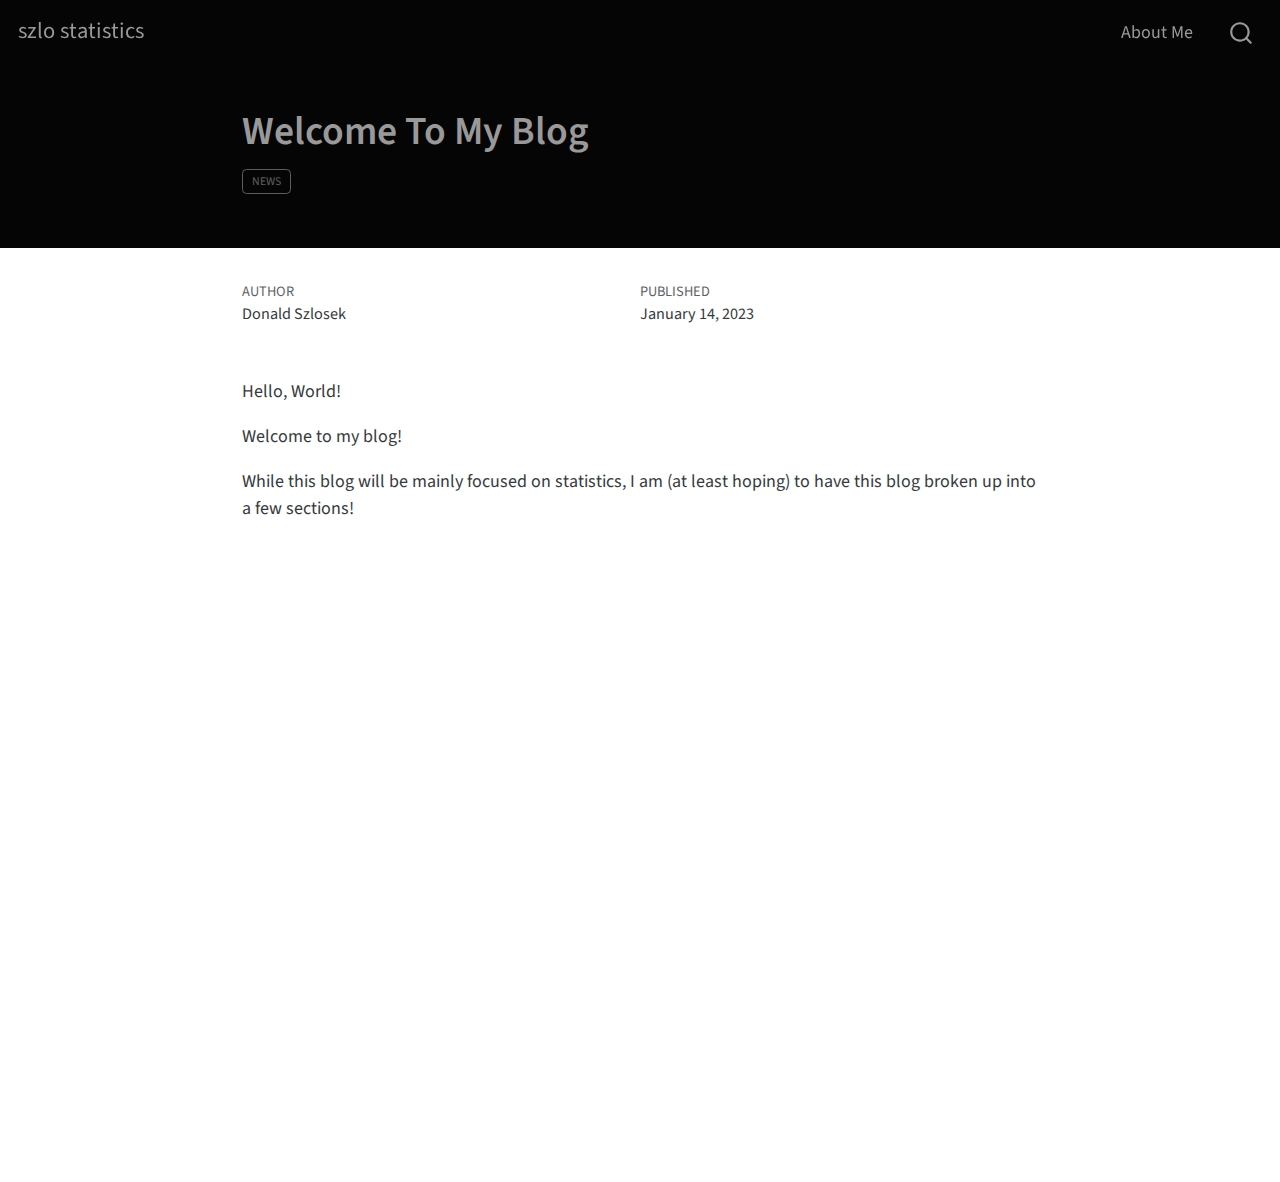
<file: _site/posts/welcome/index.html>
<!DOCTYPE html>
<html xmlns="http://www.w3.org/1999/xhtml" lang="en" xml:lang="en"><head>

<meta charset="utf-8">
<meta name="generator" content="quarto-1.2.269">

<meta name="viewport" content="width=device-width, initial-scale=1.0, user-scalable=yes">

<meta name="author" content="Donald Szlosek">
<meta name="dcterms.date" content="2023-01-14">

<title>szlo statistics - Welcome To My Blog</title>
<style>
code{white-space: pre-wrap;}
span.smallcaps{font-variant: small-caps;}
div.columns{display: flex; gap: min(4vw, 1.5em);}
div.column{flex: auto; overflow-x: auto;}
div.hanging-indent{margin-left: 1.5em; text-indent: -1.5em;}
ul.task-list{list-style: none;}
ul.task-list li input[type="checkbox"] {
  width: 0.8em;
  margin: 0 0.8em 0.2em -1.6em;
  vertical-align: middle;
}
</style>


<script src="../../site_libs/quarto-nav/quarto-nav.js"></script>
<script src="../../site_libs/quarto-nav/headroom.min.js"></script>
<script src="../../site_libs/clipboard/clipboard.min.js"></script>
<script src="../../site_libs/quarto-search/autocomplete.umd.js"></script>
<script src="../../site_libs/quarto-search/fuse.min.js"></script>
<script src="../../site_libs/quarto-search/quarto-search.js"></script>
<meta name="quarto:offset" content="../../">
<script src="../../site_libs/quarto-html/quarto.js"></script>
<script src="../../site_libs/quarto-html/popper.min.js"></script>
<script src="../../site_libs/quarto-html/tippy.umd.min.js"></script>
<script src="../../site_libs/quarto-html/anchor.min.js"></script>
<link href="../../site_libs/quarto-html/tippy.css" rel="stylesheet">
<link href="../../site_libs/quarto-html/quarto-syntax-highlighting.css" rel="stylesheet" id="quarto-text-highlighting-styles">
<script src="../../site_libs/bootstrap/bootstrap.min.js"></script>
<link href="../../site_libs/bootstrap/bootstrap-icons.css" rel="stylesheet">
<link href="../../site_libs/bootstrap/bootstrap.min.css" rel="stylesheet" id="quarto-bootstrap" data-mode="light">
<script id="quarto-search-options" type="application/json">{
  "location": "navbar",
  "copy-button": false,
  "collapse-after": 3,
  "panel-placement": "end",
  "type": "overlay",
  "limit": 20,
  "language": {
    "search-no-results-text": "No results",
    "search-matching-documents-text": "matching documents",
    "search-copy-link-title": "Copy link to search",
    "search-hide-matches-text": "Hide additional matches",
    "search-more-match-text": "more match in this document",
    "search-more-matches-text": "more matches in this document",
    "search-clear-button-title": "Clear",
    "search-detached-cancel-button-title": "Cancel",
    "search-submit-button-title": "Submit"
  }
}</script>


<link rel="stylesheet" href="../../styles.css">
</head>

<body class="nav-fixed fullcontent">

<div id="quarto-search-results"></div>
  <header id="quarto-header" class="headroom fixed-top">
    <nav class="navbar navbar-expand-lg navbar-dark ">
      <div class="navbar-container container-fluid">
      <div class="navbar-brand-container">
    <a class="navbar-brand" href="../../index.html">
    <span class="navbar-title">szlo statistics</span>
    </a>
  </div>
          <button class="navbar-toggler" type="button" data-bs-toggle="collapse" data-bs-target="#navbarCollapse" aria-controls="navbarCollapse" aria-expanded="false" aria-label="Toggle navigation" onclick="if (window.quartoToggleHeadroom) { window.quartoToggleHeadroom(); }">
  <span class="navbar-toggler-icon"></span>
</button>
          <div class="collapse navbar-collapse" id="navbarCollapse">
            <ul class="navbar-nav navbar-nav-scroll ms-auto">
  <li class="nav-item">
    <a class="nav-link" href="../../about.html">
 <span class="menu-text">About Me</span></a>
  </li>  
</ul>
              <div id="quarto-search" class="" title="Search"></div>
          </div> <!-- /navcollapse -->
      </div> <!-- /container-fluid -->
    </nav>
</header>
<!-- content -->
<header id="title-block-header" class="quarto-title-block default page-columns page-full">
  <div class="quarto-title-banner page-columns page-full">
    <div class="quarto-title column-body">
      <h1 class="title">Welcome To My Blog</h1>
                                <div class="quarto-categories">
                <div class="quarto-category">news</div>
              </div>
                  </div>
  </div>
    
  
  <div class="quarto-title-meta">

      <div>
      <div class="quarto-title-meta-heading">Author</div>
      <div class="quarto-title-meta-contents">
               <p>Donald Szlosek </p>
            </div>
    </div>
      
      <div>
      <div class="quarto-title-meta-heading">Published</div>
      <div class="quarto-title-meta-contents">
        <p class="date">January 14, 2023</p>
      </div>
    </div>
    
      
    </div>
    
  
  </header><div id="quarto-content" class="quarto-container page-columns page-rows-contents page-layout-article page-navbar">
<!-- sidebar -->
<!-- margin-sidebar -->
    
<!-- main -->
<main class="content quarto-banner-title-block" id="quarto-document-content">




<p>Hello, World!</p>
<p>Welcome to my blog!</p>
<p>While this blog will be mainly focused on statistics, I am (at least hoping) to have this blog broken up into a few sections!</p>



</main> <!-- /main -->
<script id="quarto-html-after-body" type="application/javascript">
window.document.addEventListener("DOMContentLoaded", function (event) {
  const toggleBodyColorMode = (bsSheetEl) => {
    const mode = bsSheetEl.getAttribute("data-mode");
    const bodyEl = window.document.querySelector("body");
    if (mode === "dark") {
      bodyEl.classList.add("quarto-dark");
      bodyEl.classList.remove("quarto-light");
    } else {
      bodyEl.classList.add("quarto-light");
      bodyEl.classList.remove("quarto-dark");
    }
  }
  const toggleBodyColorPrimary = () => {
    const bsSheetEl = window.document.querySelector("link#quarto-bootstrap");
    if (bsSheetEl) {
      toggleBodyColorMode(bsSheetEl);
    }
  }
  toggleBodyColorPrimary();  
  const icon = "";
  const anchorJS = new window.AnchorJS();
  anchorJS.options = {
    placement: 'right',
    icon: icon
  };
  anchorJS.add('.anchored');
  const clipboard = new window.ClipboardJS('.code-copy-button', {
    target: function(trigger) {
      return trigger.previousElementSibling;
    }
  });
  clipboard.on('success', function(e) {
    // button target
    const button = e.trigger;
    // don't keep focus
    button.blur();
    // flash "checked"
    button.classList.add('code-copy-button-checked');
    var currentTitle = button.getAttribute("title");
    button.setAttribute("title", "Copied!");
    let tooltip;
    if (window.bootstrap) {
      button.setAttribute("data-bs-toggle", "tooltip");
      button.setAttribute("data-bs-placement", "left");
      button.setAttribute("data-bs-title", "Copied!");
      tooltip = new bootstrap.Tooltip(button, 
        { trigger: "manual", 
          customClass: "code-copy-button-tooltip",
          offset: [0, -8]});
      tooltip.show();    
    }
    setTimeout(function() {
      if (tooltip) {
        tooltip.hide();
        button.removeAttribute("data-bs-title");
        button.removeAttribute("data-bs-toggle");
        button.removeAttribute("data-bs-placement");
      }
      button.setAttribute("title", currentTitle);
      button.classList.remove('code-copy-button-checked');
    }, 1000);
    // clear code selection
    e.clearSelection();
  });
  function tippyHover(el, contentFn) {
    const config = {
      allowHTML: true,
      content: contentFn,
      maxWidth: 500,
      delay: 100,
      arrow: false,
      appendTo: function(el) {
          return el.parentElement;
      },
      interactive: true,
      interactiveBorder: 10,
      theme: 'quarto',
      placement: 'bottom-start'
    };
    window.tippy(el, config); 
  }
  const noterefs = window.document.querySelectorAll('a[role="doc-noteref"]');
  for (var i=0; i<noterefs.length; i++) {
    const ref = noterefs[i];
    tippyHover(ref, function() {
      // use id or data attribute instead here
      let href = ref.getAttribute('data-footnote-href') || ref.getAttribute('href');
      try { href = new URL(href).hash; } catch {}
      const id = href.replace(/^#\/?/, "");
      const note = window.document.getElementById(id);
      return note.innerHTML;
    });
  }
  const findCites = (el) => {
    const parentEl = el.parentElement;
    if (parentEl) {
      const cites = parentEl.dataset.cites;
      if (cites) {
        return {
          el,
          cites: cites.split(' ')
        };
      } else {
        return findCites(el.parentElement)
      }
    } else {
      return undefined;
    }
  };
  var bibliorefs = window.document.querySelectorAll('a[role="doc-biblioref"]');
  for (var i=0; i<bibliorefs.length; i++) {
    const ref = bibliorefs[i];
    const citeInfo = findCites(ref);
    if (citeInfo) {
      tippyHover(citeInfo.el, function() {
        var popup = window.document.createElement('div');
        citeInfo.cites.forEach(function(cite) {
          var citeDiv = window.document.createElement('div');
          citeDiv.classList.add('hanging-indent');
          citeDiv.classList.add('csl-entry');
          var biblioDiv = window.document.getElementById('ref-' + cite);
          if (biblioDiv) {
            citeDiv.innerHTML = biblioDiv.innerHTML;
          }
          popup.appendChild(citeDiv);
        });
        return popup.innerHTML;
      });
    }
  }
});
</script>
</div> <!-- /content -->



</body></html>
</file>
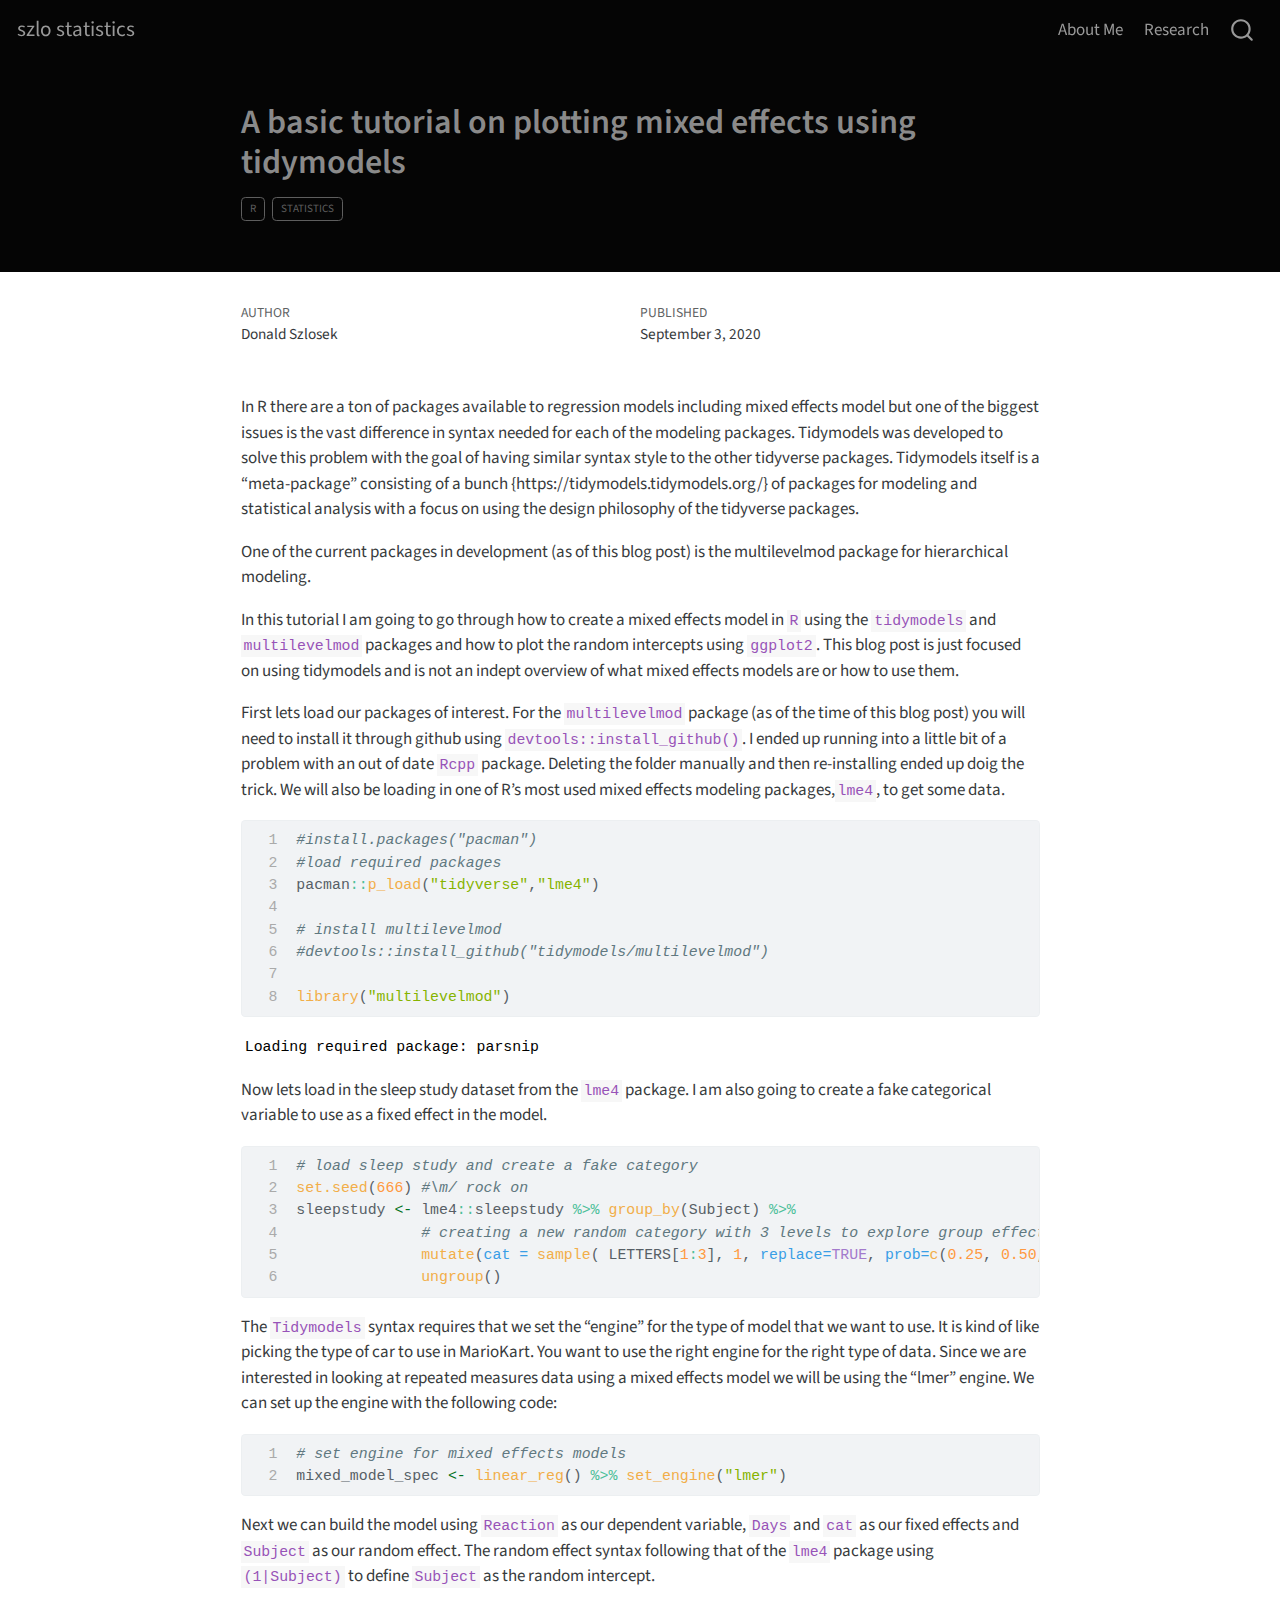
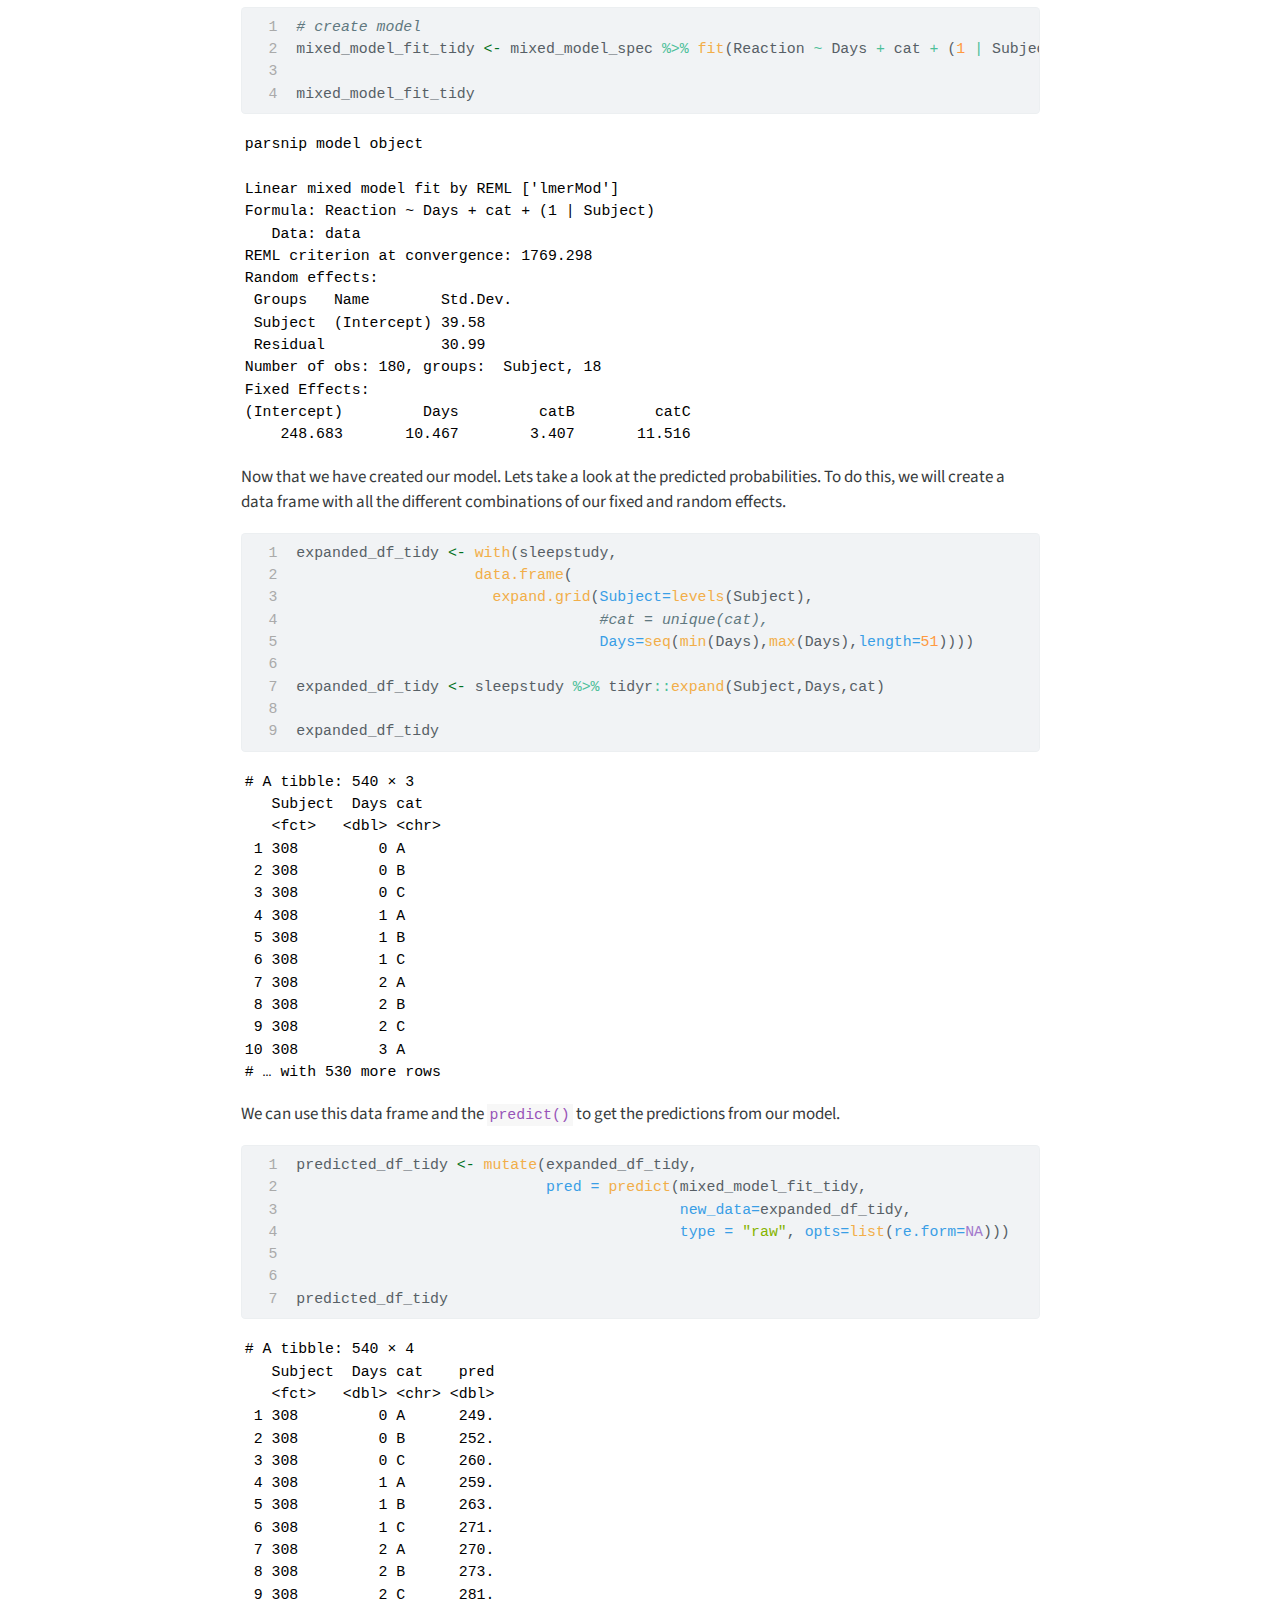
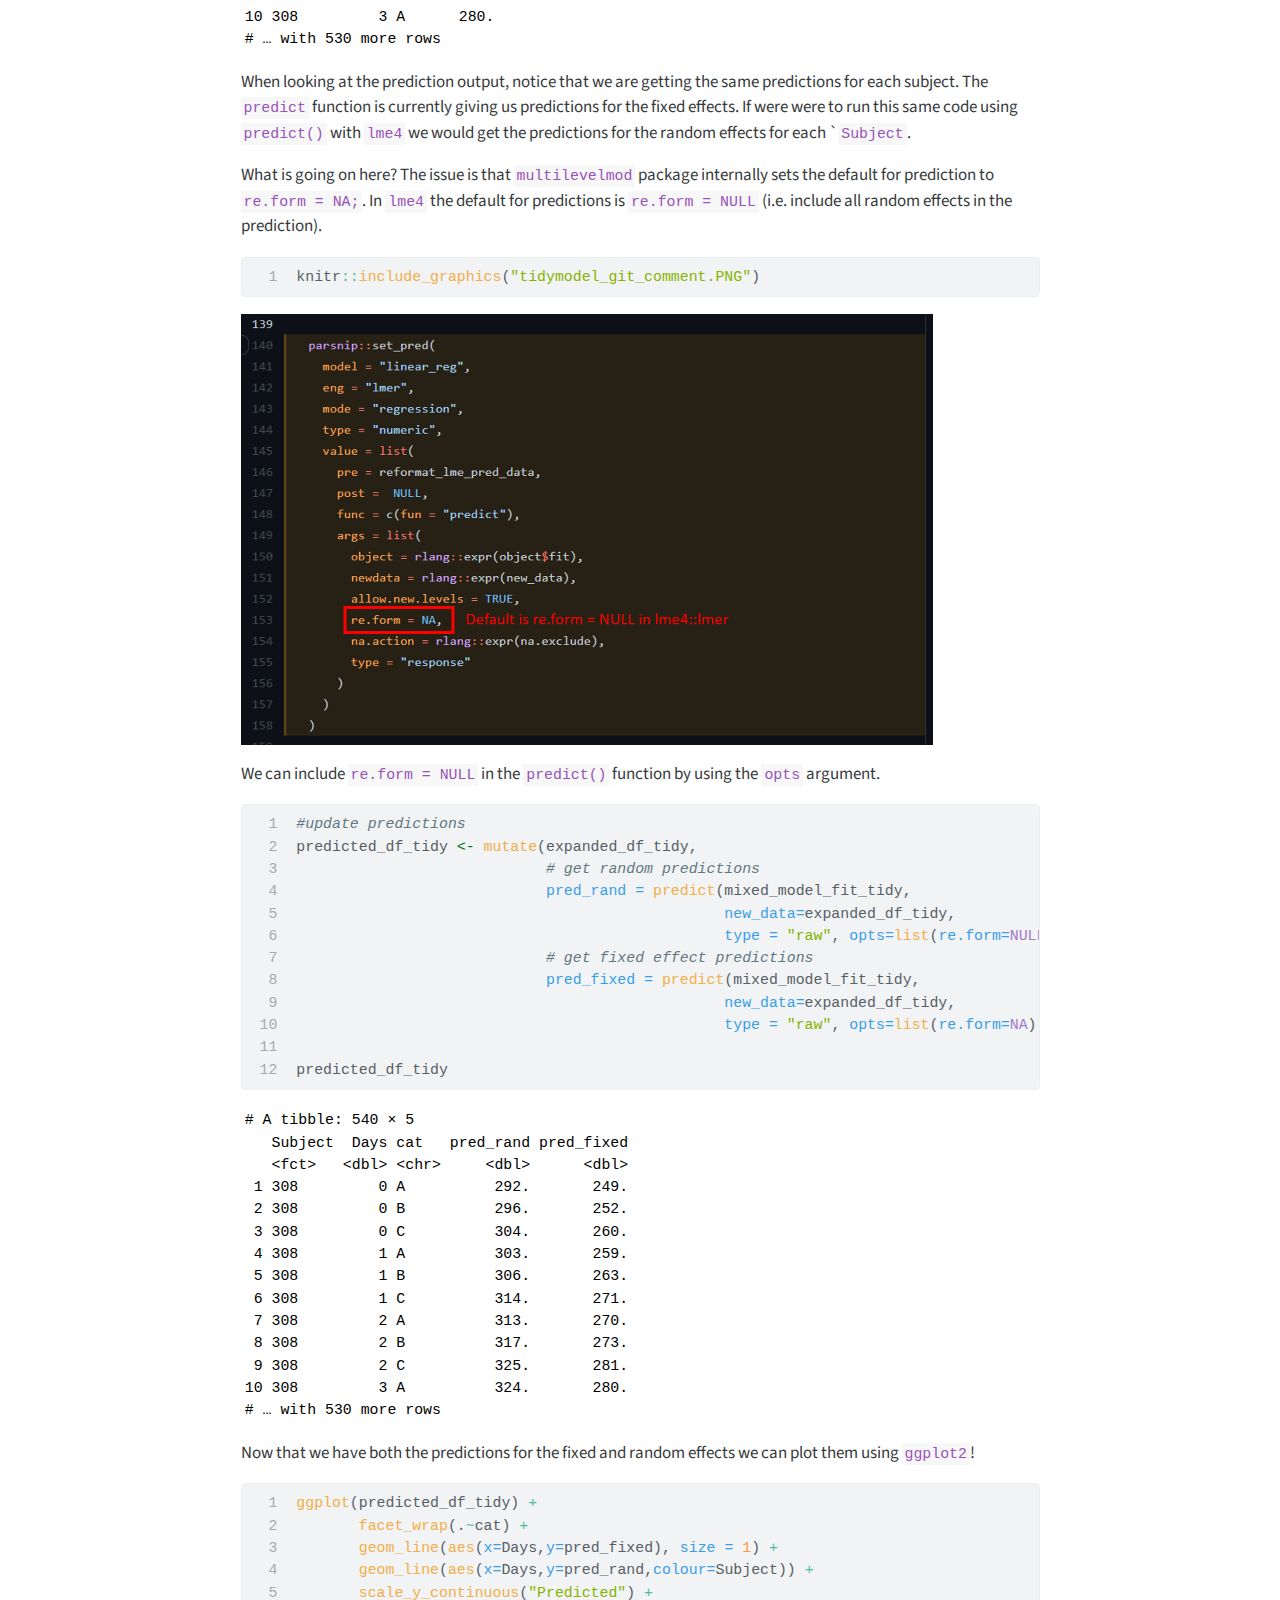
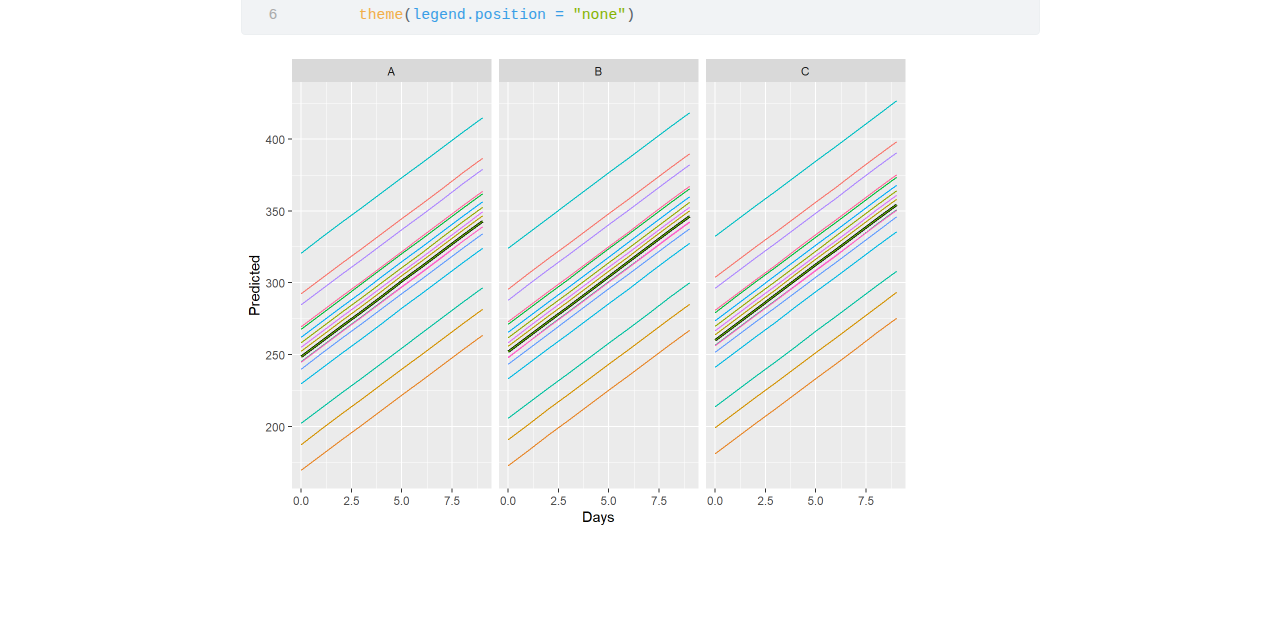
<file: docs/posts/003_blog_tidymodel-mixed-effects/index.html>
<!DOCTYPE html>
<html xmlns="http://www.w3.org/1999/xhtml" lang="en" xml:lang="en"><head>

<meta charset="utf-8">
<meta name="generator" content="quarto-1.2.269">

<meta name="viewport" content="width=device-width, initial-scale=1.0, user-scalable=yes">

<meta name="author" content="Donald Szlosek">
<meta name="dcterms.date" content="2020-09-03">

<title>szlo statistics - A basic tutorial on plotting mixed effects using tidymodels</title>
<style>
code{white-space: pre-wrap;}
span.smallcaps{font-variant: small-caps;}
div.columns{display: flex; gap: min(4vw, 1.5em);}
div.column{flex: auto; overflow-x: auto;}
div.hanging-indent{margin-left: 1.5em; text-indent: -1.5em;}
ul.task-list{list-style: none;}
ul.task-list li input[type="checkbox"] {
  width: 0.8em;
  margin: 0 0.8em 0.2em -1.6em;
  vertical-align: middle;
}
pre > code.sourceCode { white-space: pre; position: relative; }
pre > code.sourceCode > span { display: inline-block; line-height: 1.25; }
pre > code.sourceCode > span:empty { height: 1.2em; }
.sourceCode { overflow: visible; }
code.sourceCode > span { color: inherit; text-decoration: inherit; }
div.sourceCode { margin: 1em 0; }
pre.sourceCode { margin: 0; }
@media screen {
div.sourceCode { overflow: auto; }
}
@media print {
pre > code.sourceCode { white-space: pre-wrap; }
pre > code.sourceCode > span { text-indent: -5em; padding-left: 5em; }
}
pre.numberSource code
  { counter-reset: source-line 0; }
pre.numberSource code > span
  { position: relative; left: -4em; counter-increment: source-line; }
pre.numberSource code > span > a:first-child::before
  { content: counter(source-line);
    position: relative; left: -1em; text-align: right; vertical-align: baseline;
    border: none; display: inline-block;
    -webkit-touch-callout: none; -webkit-user-select: none;
    -khtml-user-select: none; -moz-user-select: none;
    -ms-user-select: none; user-select: none;
    padding: 0 4px; width: 4em;
    color: #aaaaaa;
  }
pre.numberSource { margin-left: 3em; border-left: 1px solid #aaaaaa;  padding-left: 4px; }
div.sourceCode
  {   }
@media screen {
pre > code.sourceCode > span > a:first-child::before { text-decoration: underline; }
}
code span.al { color: #ff0000; font-weight: bold; } /* Alert */
code span.an { color: #60a0b0; font-weight: bold; font-style: italic; } /* Annotation */
code span.at { color: #7d9029; } /* Attribute */
code span.bn { color: #40a070; } /* BaseN */
code span.bu { color: #008000; } /* BuiltIn */
code span.cf { color: #007020; font-weight: bold; } /* ControlFlow */
code span.ch { color: #4070a0; } /* Char */
code span.cn { color: #880000; } /* Constant */
code span.co { color: #60a0b0; font-style: italic; } /* Comment */
code span.cv { color: #60a0b0; font-weight: bold; font-style: italic; } /* CommentVar */
code span.do { color: #ba2121; font-style: italic; } /* Documentation */
code span.dt { color: #902000; } /* DataType */
code span.dv { color: #40a070; } /* DecVal */
code span.er { color: #ff0000; font-weight: bold; } /* Error */
code span.ex { } /* Extension */
code span.fl { color: #40a070; } /* Float */
code span.fu { color: #06287e; } /* Function */
code span.im { color: #008000; font-weight: bold; } /* Import */
code span.in { color: #60a0b0; font-weight: bold; font-style: italic; } /* Information */
code span.kw { color: #007020; font-weight: bold; } /* Keyword */
code span.op { color: #666666; } /* Operator */
code span.ot { color: #007020; } /* Other */
code span.pp { color: #bc7a00; } /* Preprocessor */
code span.sc { color: #4070a0; } /* SpecialChar */
code span.ss { color: #bb6688; } /* SpecialString */
code span.st { color: #4070a0; } /* String */
code span.va { color: #19177c; } /* Variable */
code span.vs { color: #4070a0; } /* VerbatimString */
code span.wa { color: #60a0b0; font-weight: bold; font-style: italic; } /* Warning */
</style>


<script src="../../site_libs/quarto-nav/quarto-nav.js"></script>
<script src="../../site_libs/quarto-nav/headroom.min.js"></script>
<script src="../../site_libs/clipboard/clipboard.min.js"></script>
<script src="../../site_libs/quarto-search/autocomplete.umd.js"></script>
<script src="../../site_libs/quarto-search/fuse.min.js"></script>
<script src="../../site_libs/quarto-search/quarto-search.js"></script>
<meta name="quarto:offset" content="../../">
<script src="../../site_libs/quarto-html/quarto.js"></script>
<script src="../../site_libs/quarto-html/popper.min.js"></script>
<script src="../../site_libs/quarto-html/tippy.umd.min.js"></script>
<script src="../../site_libs/quarto-html/anchor.min.js"></script>
<link href="../../site_libs/quarto-html/tippy.css" rel="stylesheet">
<link href="../../site_libs/quarto-html/quarto-syntax-highlighting.css" rel="stylesheet" id="quarto-text-highlighting-styles">
<script src="../../site_libs/bootstrap/bootstrap.min.js"></script>
<link href="../../site_libs/bootstrap/bootstrap-icons.css" rel="stylesheet">
<link href="../../site_libs/bootstrap/bootstrap.min.css" rel="stylesheet" id="quarto-bootstrap" data-mode="light">
<script id="quarto-search-options" type="application/json">{
  "location": "navbar",
  "copy-button": false,
  "collapse-after": 3,
  "panel-placement": "end",
  "type": "overlay",
  "limit": 20,
  "language": {
    "search-no-results-text": "No results",
    "search-matching-documents-text": "matching documents",
    "search-copy-link-title": "Copy link to search",
    "search-hide-matches-text": "Hide additional matches",
    "search-more-match-text": "more match in this document",
    "search-more-matches-text": "more matches in this document",
    "search-clear-button-title": "Clear",
    "search-detached-cancel-button-title": "Cancel",
    "search-submit-button-title": "Submit"
  }
}</script>


<link rel="stylesheet" href="../../styles.css">
</head>

<body class="nav-fixed fullcontent">

<div id="quarto-search-results"></div>
  <header id="quarto-header" class="headroom fixed-top">
    <nav class="navbar navbar-expand-lg navbar-dark ">
      <div class="navbar-container container-fluid">
      <div class="navbar-brand-container">
    <a class="navbar-brand" href="../../index.html">
    <span class="navbar-title">szlo statistics</span>
    </a>
  </div>
          <button class="navbar-toggler" type="button" data-bs-toggle="collapse" data-bs-target="#navbarCollapse" aria-controls="navbarCollapse" aria-expanded="false" aria-label="Toggle navigation" onclick="if (window.quartoToggleHeadroom) { window.quartoToggleHeadroom(); }">
  <span class="navbar-toggler-icon"></span>
</button>
          <div class="collapse navbar-collapse" id="navbarCollapse">
            <ul class="navbar-nav navbar-nav-scroll ms-auto">
  <li class="nav-item">
    <a class="nav-link" href="../../about.html">
 <span class="menu-text">About Me</span></a>
  </li>  
  <li class="nav-item">
    <a class="nav-link" href="../../research.html">
 <span class="menu-text">Research</span></a>
  </li>  
</ul>
              <div id="quarto-search" class="" title="Search"></div>
          </div> <!-- /navcollapse -->
      </div> <!-- /container-fluid -->
    </nav>
</header>
<!-- content -->
<header id="title-block-header" class="quarto-title-block default page-columns page-full">
  <div class="quarto-title-banner page-columns page-full">
    <div class="quarto-title column-body">
      <h1 class="title">A basic tutorial on plotting mixed effects using tidymodels</h1>
                                <div class="quarto-categories">
                <div class="quarto-category">R</div>
                <div class="quarto-category">Statistics</div>
              </div>
                  </div>
  </div>
    
  
  <div class="quarto-title-meta">

      <div>
      <div class="quarto-title-meta-heading">Author</div>
      <div class="quarto-title-meta-contents">
               <p>Donald Szlosek </p>
            </div>
    </div>
      
      <div>
      <div class="quarto-title-meta-heading">Published</div>
      <div class="quarto-title-meta-contents">
        <p class="date">September 3, 2020</p>
      </div>
    </div>
    
      
    </div>
    
  
  </header><div id="quarto-content" class="quarto-container page-columns page-rows-contents page-layout-article page-navbar">
<!-- sidebar -->
<!-- margin-sidebar -->
    
<!-- main -->
<main class="content quarto-banner-title-block" id="quarto-document-content">




<p>In R there are a ton of packages available to regression models including mixed effects model but one of the biggest issues is the vast difference in syntax needed for each of the modeling packages. Tidymodels was developed to solve this problem with the goal of having similar syntax style to the other tidyverse packages. Tidymodels itself is a “meta-package” consisting of a bunch {https://tidymodels.tidymodels.org/} of packages for modeling and statistical analysis with a focus on using the design philosophy of the tidyverse packages.</p>
<p>One of the current packages in development (as of this blog post) is the multilevelmod package for hierarchical modeling.</p>
<p>In this tutorial I am going to go through how to create a mixed effects model in <code>R</code> using the <code>tidymodels</code> and <code>multilevelmod</code> packages and how to plot the random intercepts using <code>ggplot2</code>. This blog post is just focused on using tidymodels and is not an indept overview of what mixed effects models are or how to use them.</p>
<p>First lets load our packages of interest. For the <code>multilevelmod</code> package (as of the time of this blog post) you will need to install it through github using <code>devtools::install_github()</code>. I ended up running into a little bit of a problem with an out of date <code>Rcpp</code> package. Deleting the folder manually and then re-installing ended up doig the trick. We will also be loading in one of R’s most used mixed effects modeling packages,<code>lme4</code>, to get some data.</p>
<div class="cell">
<div class="sourceCode cell-code" id="cb1"><pre class="sourceCode numberSource r number-lines code-with-copy"><code class="sourceCode r"><span id="cb1-1"><a href="#cb1-1"></a><span class="co">#install.packages("pacman")</span></span>
<span id="cb1-2"><a href="#cb1-2"></a><span class="co">#load required packages</span></span>
<span id="cb1-3"><a href="#cb1-3"></a>pacman<span class="sc">::</span><span class="fu">p_load</span>(<span class="st">"tidyverse"</span>,<span class="st">"lme4"</span>)</span>
<span id="cb1-4"><a href="#cb1-4"></a></span>
<span id="cb1-5"><a href="#cb1-5"></a><span class="co"># install multilevelmod</span></span>
<span id="cb1-6"><a href="#cb1-6"></a><span class="co">#devtools::install_github("tidymodels/multilevelmod")</span></span>
<span id="cb1-7"><a href="#cb1-7"></a></span>
<span id="cb1-8"><a href="#cb1-8"></a><span class="fu">library</span>(<span class="st">"multilevelmod"</span>)</span></code><button title="Copy to Clipboard" class="code-copy-button"><i class="bi"></i></button></pre></div>
<div class="cell-output cell-output-stderr">
<pre><code>Loading required package: parsnip</code></pre>
</div>
</div>
<p>Now lets load in the sleep study dataset from the <code>lme4</code> package. I am also going to create a fake categorical variable to use as a fixed effect in the model.</p>
<div class="cell">
<div class="sourceCode cell-code" id="cb3"><pre class="sourceCode numberSource r number-lines code-with-copy"><code class="sourceCode r"><span id="cb3-1"><a href="#cb3-1"></a><span class="co"># load sleep study and create a fake category</span></span>
<span id="cb3-2"><a href="#cb3-2"></a><span class="fu">set.seed</span>(<span class="dv">666</span>) <span class="co">#\m/ rock on</span></span>
<span id="cb3-3"><a href="#cb3-3"></a>sleepstudy <span class="ot">&lt;-</span> lme4<span class="sc">::</span>sleepstudy <span class="sc">%&gt;%</span> <span class="fu">group_by</span>(Subject) <span class="sc">%&gt;%</span> </span>
<span id="cb3-4"><a href="#cb3-4"></a>              <span class="co"># creating a new random category with 3 levels to explore group effects</span></span>
<span id="cb3-5"><a href="#cb3-5"></a>              <span class="fu">mutate</span>(<span class="at">cat =</span> <span class="fu">sample</span>( LETTERS[<span class="dv">1</span><span class="sc">:</span><span class="dv">3</span>], <span class="dv">1</span>, <span class="at">replace=</span><span class="cn">TRUE</span>, <span class="at">prob=</span><span class="fu">c</span>(<span class="fl">0.25</span>, <span class="fl">0.50</span>, <span class="fl">0.25</span>))) <span class="sc">%&gt;%</span></span>
<span id="cb3-6"><a href="#cb3-6"></a>              <span class="fu">ungroup</span>()</span></code><button title="Copy to Clipboard" class="code-copy-button"><i class="bi"></i></button></pre></div>
</div>
<p>The <code>Tidymodels</code> syntax requires that we set the “engine” for the type of model that we want to use. It is kind of like picking the type of car to use in MarioKart. You want to use the right engine for the right type of data. Since we are interested in looking at repeated measures data using a mixed effects model we will be using the “lmer” engine. We can set up the engine with the following code:</p>
<div class="cell">
<div class="sourceCode cell-code" id="cb4"><pre class="sourceCode numberSource r number-lines code-with-copy"><code class="sourceCode r"><span id="cb4-1"><a href="#cb4-1"></a><span class="co"># set engine for mixed effects models</span></span>
<span id="cb4-2"><a href="#cb4-2"></a>mixed_model_spec <span class="ot">&lt;-</span> <span class="fu">linear_reg</span>() <span class="sc">%&gt;%</span> <span class="fu">set_engine</span>(<span class="st">"lmer"</span>)</span></code><button title="Copy to Clipboard" class="code-copy-button"><i class="bi"></i></button></pre></div>
</div>
<p>Next we can build the model using <code>Reaction</code> as our dependent variable, <code>Days</code> and <code>cat</code> as our fixed effects and <code>Subject</code> as our random effect. The random effect syntax following that of the <code>lme4</code> package using <code>(1|Subject)</code> to define <code>Subject</code> as the random intercept.</p>
<div class="cell">
<div class="sourceCode cell-code" id="cb5"><pre class="sourceCode numberSource r number-lines code-with-copy"><code class="sourceCode r"><span id="cb5-1"><a href="#cb5-1"></a><span class="co"># create model</span></span>
<span id="cb5-2"><a href="#cb5-2"></a>mixed_model_fit_tidy <span class="ot">&lt;-</span> mixed_model_spec <span class="sc">%&gt;%</span> <span class="fu">fit</span>(Reaction <span class="sc">~</span> Days <span class="sc">+</span> cat <span class="sc">+</span> (<span class="dv">1</span> <span class="sc">|</span> Subject), <span class="at">data =</span> sleepstudy)</span>
<span id="cb5-3"><a href="#cb5-3"></a></span>
<span id="cb5-4"><a href="#cb5-4"></a>mixed_model_fit_tidy</span></code><button title="Copy to Clipboard" class="code-copy-button"><i class="bi"></i></button></pre></div>
<div class="cell-output cell-output-stdout">
<pre><code>parsnip model object

Linear mixed model fit by REML ['lmerMod']
Formula: Reaction ~ Days + cat + (1 | Subject)
   Data: data
REML criterion at convergence: 1769.298
Random effects:
 Groups   Name        Std.Dev.
 Subject  (Intercept) 39.58   
 Residual             30.99   
Number of obs: 180, groups:  Subject, 18
Fixed Effects:
(Intercept)         Days         catB         catC  
    248.683       10.467        3.407       11.516  </code></pre>
</div>
</div>
<p>Now that we have created our model. Lets take a look at the predicted probabilities. To do this, we will create a data frame with all the different combinations of our fixed and random effects.</p>
<div class="cell">
<div class="sourceCode cell-code" id="cb7"><pre class="sourceCode numberSource r number-lines code-with-copy"><code class="sourceCode r"><span id="cb7-1"><a href="#cb7-1"></a>expanded_df_tidy <span class="ot">&lt;-</span> <span class="fu">with</span>(sleepstudy,</span>
<span id="cb7-2"><a href="#cb7-2"></a>                    <span class="fu">data.frame</span>(</span>
<span id="cb7-3"><a href="#cb7-3"></a>                      <span class="fu">expand.grid</span>(<span class="at">Subject=</span><span class="fu">levels</span>(Subject),</span>
<span id="cb7-4"><a href="#cb7-4"></a>                                  <span class="co">#cat = unique(cat),</span></span>
<span id="cb7-5"><a href="#cb7-5"></a>                                  <span class="at">Days=</span><span class="fu">seq</span>(<span class="fu">min</span>(Days),<span class="fu">max</span>(Days),<span class="at">length=</span><span class="dv">51</span>))))</span>
<span id="cb7-6"><a href="#cb7-6"></a></span>
<span id="cb7-7"><a href="#cb7-7"></a>expanded_df_tidy <span class="ot">&lt;-</span> sleepstudy <span class="sc">%&gt;%</span> tidyr<span class="sc">::</span><span class="fu">expand</span>(Subject,Days,cat)</span>
<span id="cb7-8"><a href="#cb7-8"></a></span>
<span id="cb7-9"><a href="#cb7-9"></a>expanded_df_tidy</span></code><button title="Copy to Clipboard" class="code-copy-button"><i class="bi"></i></button></pre></div>
<div class="cell-output cell-output-stdout">
<pre><code># A tibble: 540 × 3
   Subject  Days cat  
   &lt;fct&gt;   &lt;dbl&gt; &lt;chr&gt;
 1 308         0 A    
 2 308         0 B    
 3 308         0 C    
 4 308         1 A    
 5 308         1 B    
 6 308         1 C    
 7 308         2 A    
 8 308         2 B    
 9 308         2 C    
10 308         3 A    
# … with 530 more rows</code></pre>
</div>
</div>
<p>We can use this data frame and the <code>predict()</code> to get the predictions from our model.</p>
<div class="cell">
<div class="sourceCode cell-code" id="cb9"><pre class="sourceCode numberSource r number-lines code-with-copy"><code class="sourceCode r"><span id="cb9-1"><a href="#cb9-1"></a>predicted_df_tidy <span class="ot">&lt;-</span> <span class="fu">mutate</span>(expanded_df_tidy,</span>
<span id="cb9-2"><a href="#cb9-2"></a>                            <span class="at">pred =</span> <span class="fu">predict</span>(mixed_model_fit_tidy,</span>
<span id="cb9-3"><a href="#cb9-3"></a>                                           <span class="at">new_data=</span>expanded_df_tidy, </span>
<span id="cb9-4"><a href="#cb9-4"></a>                                           <span class="at">type =</span> <span class="st">"raw"</span>, <span class="at">opts=</span><span class="fu">list</span>(<span class="at">re.form=</span><span class="cn">NA</span>)))</span>
<span id="cb9-5"><a href="#cb9-5"></a></span>
<span id="cb9-6"><a href="#cb9-6"></a></span>
<span id="cb9-7"><a href="#cb9-7"></a>predicted_df_tidy</span></code><button title="Copy to Clipboard" class="code-copy-button"><i class="bi"></i></button></pre></div>
<div class="cell-output cell-output-stdout">
<pre><code># A tibble: 540 × 4
   Subject  Days cat    pred
   &lt;fct&gt;   &lt;dbl&gt; &lt;chr&gt; &lt;dbl&gt;
 1 308         0 A      249.
 2 308         0 B      252.
 3 308         0 C      260.
 4 308         1 A      259.
 5 308         1 B      263.
 6 308         1 C      271.
 7 308         2 A      270.
 8 308         2 B      273.
 9 308         2 C      281.
10 308         3 A      280.
# … with 530 more rows</code></pre>
</div>
</div>
<p>When looking at the prediction output, notice that we are getting the same predictions for each subject. The <code>predict</code> function is currently giving us predictions for the fixed effects. If were were to run this same code using <code>predict()</code> with <code>lme4</code> we would get the predictions for the random effects for each `<code>Subject</code>.</p>
<p>What is going on here? The issue is that <code>multilevelmod</code> package internally sets the default for prediction to <code>re.form = NA;</code>. In <code>lme4</code> the default for predictions is <code>re.form = NULL</code> (i.e.&nbsp;include all random effects in the prediction).</p>
<div class="cell">
<div class="sourceCode cell-code" id="cb11"><pre class="sourceCode numberSource r number-lines code-with-copy"><code class="sourceCode r"><span id="cb11-1"><a href="#cb11-1"></a>knitr<span class="sc">::</span><span class="fu">include_graphics</span>(<span class="st">"tidymodel_git_comment.PNG"</span>)</span></code><button title="Copy to Clipboard" class="code-copy-button"><i class="bi"></i></button></pre></div>
<div class="cell-output-display">
<p><img src="tidymodel_git_comment.PNG" class="img-fluid" width="692"></p>
</div>
</div>
<p>We can include <code>re.form = NULL</code> in the <code>predict()</code> function by using the <code>opts</code> argument.</p>
<div class="cell">
<div class="sourceCode cell-code" id="cb12"><pre class="sourceCode numberSource r number-lines code-with-copy"><code class="sourceCode r"><span id="cb12-1"><a href="#cb12-1"></a><span class="co">#update predictions</span></span>
<span id="cb12-2"><a href="#cb12-2"></a>predicted_df_tidy <span class="ot">&lt;-</span> <span class="fu">mutate</span>(expanded_df_tidy,</span>
<span id="cb12-3"><a href="#cb12-3"></a>                            <span class="co"># get random predictions</span></span>
<span id="cb12-4"><a href="#cb12-4"></a>                            <span class="at">pred_rand =</span> <span class="fu">predict</span>(mixed_model_fit_tidy,</span>
<span id="cb12-5"><a href="#cb12-5"></a>                                                <span class="at">new_data=</span>expanded_df_tidy, </span>
<span id="cb12-6"><a href="#cb12-6"></a>                                                <span class="at">type =</span> <span class="st">"raw"</span>, <span class="at">opts=</span><span class="fu">list</span>(<span class="at">re.form=</span><span class="cn">NULL</span>)),</span>
<span id="cb12-7"><a href="#cb12-7"></a>                            <span class="co"># get fixed effect predictions</span></span>
<span id="cb12-8"><a href="#cb12-8"></a>                            <span class="at">pred_fixed =</span> <span class="fu">predict</span>(mixed_model_fit_tidy,</span>
<span id="cb12-9"><a href="#cb12-9"></a>                                                <span class="at">new_data=</span>expanded_df_tidy, </span>
<span id="cb12-10"><a href="#cb12-10"></a>                                                <span class="at">type =</span> <span class="st">"raw"</span>, <span class="at">opts=</span><span class="fu">list</span>(<span class="at">re.form=</span><span class="cn">NA</span>)))</span>
<span id="cb12-11"><a href="#cb12-11"></a></span>
<span id="cb12-12"><a href="#cb12-12"></a>predicted_df_tidy</span></code><button title="Copy to Clipboard" class="code-copy-button"><i class="bi"></i></button></pre></div>
<div class="cell-output cell-output-stdout">
<pre><code># A tibble: 540 × 5
   Subject  Days cat   pred_rand pred_fixed
   &lt;fct&gt;   &lt;dbl&gt; &lt;chr&gt;     &lt;dbl&gt;      &lt;dbl&gt;
 1 308         0 A          292.       249.
 2 308         0 B          296.       252.
 3 308         0 C          304.       260.
 4 308         1 A          303.       259.
 5 308         1 B          306.       263.
 6 308         1 C          314.       271.
 7 308         2 A          313.       270.
 8 308         2 B          317.       273.
 9 308         2 C          325.       281.
10 308         3 A          324.       280.
# … with 530 more rows</code></pre>
</div>
</div>
<p>Now that we have both the predictions for the fixed and random effects we can plot them using <code>ggplot2</code>!</p>
<div class="cell">
<div class="sourceCode cell-code" id="cb14"><pre class="sourceCode numberSource r number-lines code-with-copy"><code class="sourceCode r"><span id="cb14-1"><a href="#cb14-1"></a><span class="fu">ggplot</span>(predicted_df_tidy) <span class="sc">+</span></span>
<span id="cb14-2"><a href="#cb14-2"></a>       <span class="fu">facet_wrap</span>(.<span class="sc">~</span>cat) <span class="sc">+</span> </span>
<span id="cb14-3"><a href="#cb14-3"></a>       <span class="fu">geom_line</span>(<span class="fu">aes</span>(<span class="at">x=</span>Days,<span class="at">y=</span>pred_fixed), <span class="at">size =</span> <span class="dv">1</span>) <span class="sc">+</span> </span>
<span id="cb14-4"><a href="#cb14-4"></a>       <span class="fu">geom_line</span>(<span class="fu">aes</span>(<span class="at">x=</span>Days,<span class="at">y=</span>pred_rand,<span class="at">colour=</span>Subject)) <span class="sc">+</span></span>
<span id="cb14-5"><a href="#cb14-5"></a>       <span class="fu">scale_y_continuous</span>(<span class="st">"Predicted"</span>) <span class="sc">+</span> </span>
<span id="cb14-6"><a href="#cb14-6"></a>       <span class="fu">theme</span>(<span class="at">legend.position =</span> <span class="st">"none"</span>)</span></code><button title="Copy to Clipboard" class="code-copy-button"><i class="bi"></i></button></pre></div>
<div class="cell-output-display">
<p><img src="index_files/figure-html/unnamed-chunk-9-1.png" class="img-fluid" width="672"></p>
</div>
</div>



</main> <!-- /main -->
<script id="quarto-html-after-body" type="application/javascript">
window.document.addEventListener("DOMContentLoaded", function (event) {
  const toggleBodyColorMode = (bsSheetEl) => {
    const mode = bsSheetEl.getAttribute("data-mode");
    const bodyEl = window.document.querySelector("body");
    if (mode === "dark") {
      bodyEl.classList.add("quarto-dark");
      bodyEl.classList.remove("quarto-light");
    } else {
      bodyEl.classList.add("quarto-light");
      bodyEl.classList.remove("quarto-dark");
    }
  }
  const toggleBodyColorPrimary = () => {
    const bsSheetEl = window.document.querySelector("link#quarto-bootstrap");
    if (bsSheetEl) {
      toggleBodyColorMode(bsSheetEl);
    }
  }
  toggleBodyColorPrimary();  
  const icon = "";
  const anchorJS = new window.AnchorJS();
  anchorJS.options = {
    placement: 'right',
    icon: icon
  };
  anchorJS.add('.anchored');
  const clipboard = new window.ClipboardJS('.code-copy-button', {
    target: function(trigger) {
      return trigger.previousElementSibling;
    }
  });
  clipboard.on('success', function(e) {
    // button target
    const button = e.trigger;
    // don't keep focus
    button.blur();
    // flash "checked"
    button.classList.add('code-copy-button-checked');
    var currentTitle = button.getAttribute("title");
    button.setAttribute("title", "Copied!");
    let tooltip;
    if (window.bootstrap) {
      button.setAttribute("data-bs-toggle", "tooltip");
      button.setAttribute("data-bs-placement", "left");
      button.setAttribute("data-bs-title", "Copied!");
      tooltip = new bootstrap.Tooltip(button, 
        { trigger: "manual", 
          customClass: "code-copy-button-tooltip",
          offset: [0, -8]});
      tooltip.show();    
    }
    setTimeout(function() {
      if (tooltip) {
        tooltip.hide();
        button.removeAttribute("data-bs-title");
        button.removeAttribute("data-bs-toggle");
        button.removeAttribute("data-bs-placement");
      }
      button.setAttribute("title", currentTitle);
      button.classList.remove('code-copy-button-checked');
    }, 1000);
    // clear code selection
    e.clearSelection();
  });
  function tippyHover(el, contentFn) {
    const config = {
      allowHTML: true,
      content: contentFn,
      maxWidth: 500,
      delay: 100,
      arrow: false,
      appendTo: function(el) {
          return el.parentElement;
      },
      interactive: true,
      interactiveBorder: 10,
      theme: 'quarto',
      placement: 'bottom-start'
    };
    window.tippy(el, config); 
  }
  const noterefs = window.document.querySelectorAll('a[role="doc-noteref"]');
  for (var i=0; i<noterefs.length; i++) {
    const ref = noterefs[i];
    tippyHover(ref, function() {
      // use id or data attribute instead here
      let href = ref.getAttribute('data-footnote-href') || ref.getAttribute('href');
      try { href = new URL(href).hash; } catch {}
      const id = href.replace(/^#\/?/, "");
      const note = window.document.getElementById(id);
      return note.innerHTML;
    });
  }
  const findCites = (el) => {
    const parentEl = el.parentElement;
    if (parentEl) {
      const cites = parentEl.dataset.cites;
      if (cites) {
        return {
          el,
          cites: cites.split(' ')
        };
      } else {
        return findCites(el.parentElement)
      }
    } else {
      return undefined;
    }
  };
  var bibliorefs = window.document.querySelectorAll('a[role="doc-biblioref"]');
  for (var i=0; i<bibliorefs.length; i++) {
    const ref = bibliorefs[i];
    const citeInfo = findCites(ref);
    if (citeInfo) {
      tippyHover(citeInfo.el, function() {
        var popup = window.document.createElement('div');
        citeInfo.cites.forEach(function(cite) {
          var citeDiv = window.document.createElement('div');
          citeDiv.classList.add('hanging-indent');
          citeDiv.classList.add('csl-entry');
          var biblioDiv = window.document.getElementById('ref-' + cite);
          if (biblioDiv) {
            citeDiv.innerHTML = biblioDiv.innerHTML;
          }
          popup.appendChild(citeDiv);
        });
        return popup.innerHTML;
      });
    }
  }
});
</script>
</div> <!-- /content -->



</body></html>
</file>
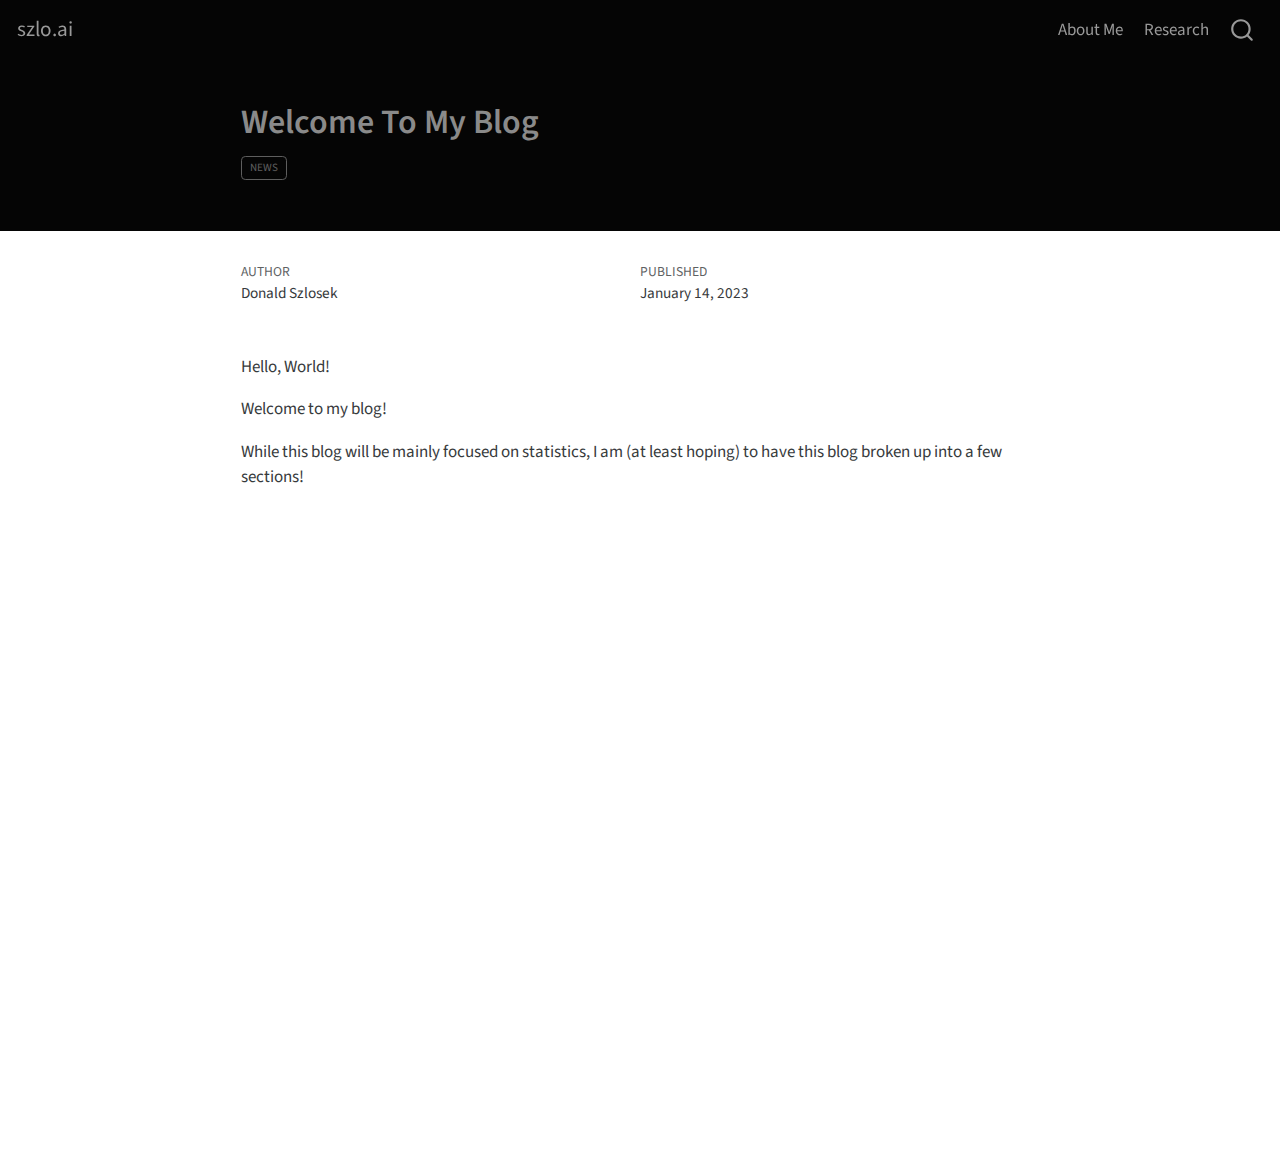
<file: docs/posts/welcome/index.html>
<!DOCTYPE html>
<html xmlns="http://www.w3.org/1999/xhtml" lang="en" xml:lang="en"><head>

<meta charset="utf-8">
<meta name="generator" content="quarto-1.3.353">

<meta name="viewport" content="width=device-width, initial-scale=1.0, user-scalable=yes">

<meta name="author" content="Donald Szlosek">
<meta name="dcterms.date" content="2023-01-14">

<title>szlo.ai - Welcome To My Blog</title>
<style>
code{white-space: pre-wrap;}
span.smallcaps{font-variant: small-caps;}
div.columns{display: flex; gap: min(4vw, 1.5em);}
div.column{flex: auto; overflow-x: auto;}
div.hanging-indent{margin-left: 1.5em; text-indent: -1.5em;}
ul.task-list{list-style: none;}
ul.task-list li input[type="checkbox"] {
  width: 0.8em;
  margin: 0 0.8em 0.2em -1em; /* quarto-specific, see https://github.com/quarto-dev/quarto-cli/issues/4556 */ 
  vertical-align: middle;
}
</style>


<script src="../../site_libs/quarto-nav/quarto-nav.js"></script>
<script src="../../site_libs/quarto-nav/headroom.min.js"></script>
<script src="../../site_libs/clipboard/clipboard.min.js"></script>
<script src="../../site_libs/quarto-search/autocomplete.umd.js"></script>
<script src="../../site_libs/quarto-search/fuse.min.js"></script>
<script src="../../site_libs/quarto-search/quarto-search.js"></script>
<meta name="quarto:offset" content="../../">
<script src="../../site_libs/quarto-html/quarto.js"></script>
<script src="../../site_libs/quarto-html/popper.min.js"></script>
<script src="../../site_libs/quarto-html/tippy.umd.min.js"></script>
<script src="../../site_libs/quarto-html/anchor.min.js"></script>
<link href="../../site_libs/quarto-html/tippy.css" rel="stylesheet">
<link href="../../site_libs/quarto-html/quarto-syntax-highlighting.css" rel="stylesheet" id="quarto-text-highlighting-styles">
<script src="../../site_libs/bootstrap/bootstrap.min.js"></script>
<link href="../../site_libs/bootstrap/bootstrap-icons.css" rel="stylesheet">
<link href="../../site_libs/bootstrap/bootstrap.min.css" rel="stylesheet" id="quarto-bootstrap" data-mode="light">
<script id="quarto-search-options" type="application/json">{
  "location": "navbar",
  "copy-button": false,
  "collapse-after": 3,
  "panel-placement": "end",
  "type": "overlay",
  "limit": 20,
  "language": {
    "search-no-results-text": "No results",
    "search-matching-documents-text": "matching documents",
    "search-copy-link-title": "Copy link to search",
    "search-hide-matches-text": "Hide additional matches",
    "search-more-match-text": "more match in this document",
    "search-more-matches-text": "more matches in this document",
    "search-clear-button-title": "Clear",
    "search-detached-cancel-button-title": "Cancel",
    "search-submit-button-title": "Submit"
  }
}</script>


<link rel="stylesheet" href="../../styles.css">
</head>

<body class="nav-fixed fullcontent">

<div id="quarto-search-results"></div>
  <header id="quarto-header" class="headroom fixed-top">
    <nav class="navbar navbar-expand-lg navbar-dark ">
      <div class="navbar-container container-fluid">
      <div class="navbar-brand-container">
    <a class="navbar-brand" href="../../index.html">
    <span class="navbar-title">szlo.ai</span>
    </a>
  </div>
            <div id="quarto-search" class="" title="Search"></div>
          <button class="navbar-toggler" type="button" data-bs-toggle="collapse" data-bs-target="#navbarCollapse" aria-controls="navbarCollapse" aria-expanded="false" aria-label="Toggle navigation" onclick="if (window.quartoToggleHeadroom) { window.quartoToggleHeadroom(); }">
  <span class="navbar-toggler-icon"></span>
</button>
          <div class="collapse navbar-collapse" id="navbarCollapse">
            <ul class="navbar-nav navbar-nav-scroll ms-auto">
  <li class="nav-item">
    <a class="nav-link" href="../../about.html" rel="" target="">
 <span class="menu-text">About Me</span></a>
  </li>  
  <li class="nav-item">
    <a class="nav-link" href="../../research.html" rel="" target="">
 <span class="menu-text">Research</span></a>
  </li>  
</ul>
            <div class="quarto-navbar-tools">
</div>
          </div> <!-- /navcollapse -->
      </div> <!-- /container-fluid -->
    </nav>
</header>
<!-- content -->
<header id="title-block-header" class="quarto-title-block default page-columns page-full">
  <div class="quarto-title-banner page-columns page-full">
    <div class="quarto-title column-body">
      <h1 class="title">Welcome To My Blog</h1>
                                <div class="quarto-categories">
                <div class="quarto-category">news</div>
              </div>
                  </div>
  </div>
    
  
  <div class="quarto-title-meta">

      <div>
      <div class="quarto-title-meta-heading">Author</div>
      <div class="quarto-title-meta-contents">
               <p>Donald Szlosek </p>
            </div>
    </div>
      
      <div>
      <div class="quarto-title-meta-heading">Published</div>
      <div class="quarto-title-meta-contents">
        <p class="date">January 14, 2023</p>
      </div>
    </div>
    
      
    </div>
    
  
  </header><div id="quarto-content" class="quarto-container page-columns page-rows-contents page-layout-article page-navbar">
<!-- sidebar -->
<!-- margin-sidebar -->
    
<!-- main -->
<main class="content quarto-banner-title-block" id="quarto-document-content">




<p>Hello, World!</p>
<p>Welcome to my blog!</p>
<p>While this blog will be mainly focused on statistics, I am (at least hoping) to have this blog broken up into a few sections!</p>



</main> <!-- /main -->
<script id="quarto-html-after-body" type="application/javascript">
window.document.addEventListener("DOMContentLoaded", function (event) {
  const toggleBodyColorMode = (bsSheetEl) => {
    const mode = bsSheetEl.getAttribute("data-mode");
    const bodyEl = window.document.querySelector("body");
    if (mode === "dark") {
      bodyEl.classList.add("quarto-dark");
      bodyEl.classList.remove("quarto-light");
    } else {
      bodyEl.classList.add("quarto-light");
      bodyEl.classList.remove("quarto-dark");
    }
  }
  const toggleBodyColorPrimary = () => {
    const bsSheetEl = window.document.querySelector("link#quarto-bootstrap");
    if (bsSheetEl) {
      toggleBodyColorMode(bsSheetEl);
    }
  }
  toggleBodyColorPrimary();  
  const icon = "";
  const anchorJS = new window.AnchorJS();
  anchorJS.options = {
    placement: 'right',
    icon: icon
  };
  anchorJS.add('.anchored');
  const isCodeAnnotation = (el) => {
    for (const clz of el.classList) {
      if (clz.startsWith('code-annotation-')) {                     
        return true;
      }
    }
    return false;
  }
  const clipboard = new window.ClipboardJS('.code-copy-button', {
    text: function(trigger) {
      const codeEl = trigger.previousElementSibling.cloneNode(true);
      for (const childEl of codeEl.children) {
        if (isCodeAnnotation(childEl)) {
          childEl.remove();
        }
      }
      return codeEl.innerText;
    }
  });
  clipboard.on('success', function(e) {
    // button target
    const button = e.trigger;
    // don't keep focus
    button.blur();
    // flash "checked"
    button.classList.add('code-copy-button-checked');
    var currentTitle = button.getAttribute("title");
    button.setAttribute("title", "Copied!");
    let tooltip;
    if (window.bootstrap) {
      button.setAttribute("data-bs-toggle", "tooltip");
      button.setAttribute("data-bs-placement", "left");
      button.setAttribute("data-bs-title", "Copied!");
      tooltip = new bootstrap.Tooltip(button, 
        { trigger: "manual", 
          customClass: "code-copy-button-tooltip",
          offset: [0, -8]});
      tooltip.show();    
    }
    setTimeout(function() {
      if (tooltip) {
        tooltip.hide();
        button.removeAttribute("data-bs-title");
        button.removeAttribute("data-bs-toggle");
        button.removeAttribute("data-bs-placement");
      }
      button.setAttribute("title", currentTitle);
      button.classList.remove('code-copy-button-checked');
    }, 1000);
    // clear code selection
    e.clearSelection();
  });
  function tippyHover(el, contentFn) {
    const config = {
      allowHTML: true,
      content: contentFn,
      maxWidth: 500,
      delay: 100,
      arrow: false,
      appendTo: function(el) {
          return el.parentElement;
      },
      interactive: true,
      interactiveBorder: 10,
      theme: 'quarto',
      placement: 'bottom-start'
    };
    window.tippy(el, config); 
  }
  const noterefs = window.document.querySelectorAll('a[role="doc-noteref"]');
  for (var i=0; i<noterefs.length; i++) {
    const ref = noterefs[i];
    tippyHover(ref, function() {
      // use id or data attribute instead here
      let href = ref.getAttribute('data-footnote-href') || ref.getAttribute('href');
      try { href = new URL(href).hash; } catch {}
      const id = href.replace(/^#\/?/, "");
      const note = window.document.getElementById(id);
      return note.innerHTML;
    });
  }
      let selectedAnnoteEl;
      const selectorForAnnotation = ( cell, annotation) => {
        let cellAttr = 'data-code-cell="' + cell + '"';
        let lineAttr = 'data-code-annotation="' +  annotation + '"';
        const selector = 'span[' + cellAttr + '][' + lineAttr + ']';
        return selector;
      }
      const selectCodeLines = (annoteEl) => {
        const doc = window.document;
        const targetCell = annoteEl.getAttribute("data-target-cell");
        const targetAnnotation = annoteEl.getAttribute("data-target-annotation");
        const annoteSpan = window.document.querySelector(selectorForAnnotation(targetCell, targetAnnotation));
        const lines = annoteSpan.getAttribute("data-code-lines").split(",");
        const lineIds = lines.map((line) => {
          return targetCell + "-" + line;
        })
        let top = null;
        let height = null;
        let parent = null;
        if (lineIds.length > 0) {
            //compute the position of the single el (top and bottom and make a div)
            const el = window.document.getElementById(lineIds[0]);
            top = el.offsetTop;
            height = el.offsetHeight;
            parent = el.parentElement.parentElement;
          if (lineIds.length > 1) {
            const lastEl = window.document.getElementById(lineIds[lineIds.length - 1]);
            const bottom = lastEl.offsetTop + lastEl.offsetHeight;
            height = bottom - top;
          }
          if (top !== null && height !== null && parent !== null) {
            // cook up a div (if necessary) and position it 
            let div = window.document.getElementById("code-annotation-line-highlight");
            if (div === null) {
              div = window.document.createElement("div");
              div.setAttribute("id", "code-annotation-line-highlight");
              div.style.position = 'absolute';
              parent.appendChild(div);
            }
            div.style.top = top - 2 + "px";
            div.style.height = height + 4 + "px";
            let gutterDiv = window.document.getElementById("code-annotation-line-highlight-gutter");
            if (gutterDiv === null) {
              gutterDiv = window.document.createElement("div");
              gutterDiv.setAttribute("id", "code-annotation-line-highlight-gutter");
              gutterDiv.style.position = 'absolute';
              const codeCell = window.document.getElementById(targetCell);
              const gutter = codeCell.querySelector('.code-annotation-gutter');
              gutter.appendChild(gutterDiv);
            }
            gutterDiv.style.top = top - 2 + "px";
            gutterDiv.style.height = height + 4 + "px";
          }
          selectedAnnoteEl = annoteEl;
        }
      };
      const unselectCodeLines = () => {
        const elementsIds = ["code-annotation-line-highlight", "code-annotation-line-highlight-gutter"];
        elementsIds.forEach((elId) => {
          const div = window.document.getElementById(elId);
          if (div) {
            div.remove();
          }
        });
        selectedAnnoteEl = undefined;
      };
      // Attach click handler to the DT
      const annoteDls = window.document.querySelectorAll('dt[data-target-cell]');
      for (const annoteDlNode of annoteDls) {
        annoteDlNode.addEventListener('click', (event) => {
          const clickedEl = event.target;
          if (clickedEl !== selectedAnnoteEl) {
            unselectCodeLines();
            const activeEl = window.document.querySelector('dt[data-target-cell].code-annotation-active');
            if (activeEl) {
              activeEl.classList.remove('code-annotation-active');
            }
            selectCodeLines(clickedEl);
            clickedEl.classList.add('code-annotation-active');
          } else {
            // Unselect the line
            unselectCodeLines();
            clickedEl.classList.remove('code-annotation-active');
          }
        });
      }
  const findCites = (el) => {
    const parentEl = el.parentElement;
    if (parentEl) {
      const cites = parentEl.dataset.cites;
      if (cites) {
        return {
          el,
          cites: cites.split(' ')
        };
      } else {
        return findCites(el.parentElement)
      }
    } else {
      return undefined;
    }
  };
  var bibliorefs = window.document.querySelectorAll('a[role="doc-biblioref"]');
  for (var i=0; i<bibliorefs.length; i++) {
    const ref = bibliorefs[i];
    const citeInfo = findCites(ref);
    if (citeInfo) {
      tippyHover(citeInfo.el, function() {
        var popup = window.document.createElement('div');
        citeInfo.cites.forEach(function(cite) {
          var citeDiv = window.document.createElement('div');
          citeDiv.classList.add('hanging-indent');
          citeDiv.classList.add('csl-entry');
          var biblioDiv = window.document.getElementById('ref-' + cite);
          if (biblioDiv) {
            citeDiv.innerHTML = biblioDiv.innerHTML;
          }
          popup.appendChild(citeDiv);
        });
        return popup.innerHTML;
      });
    }
  }
});
</script>
</div> <!-- /content -->



</body></html>
</file>
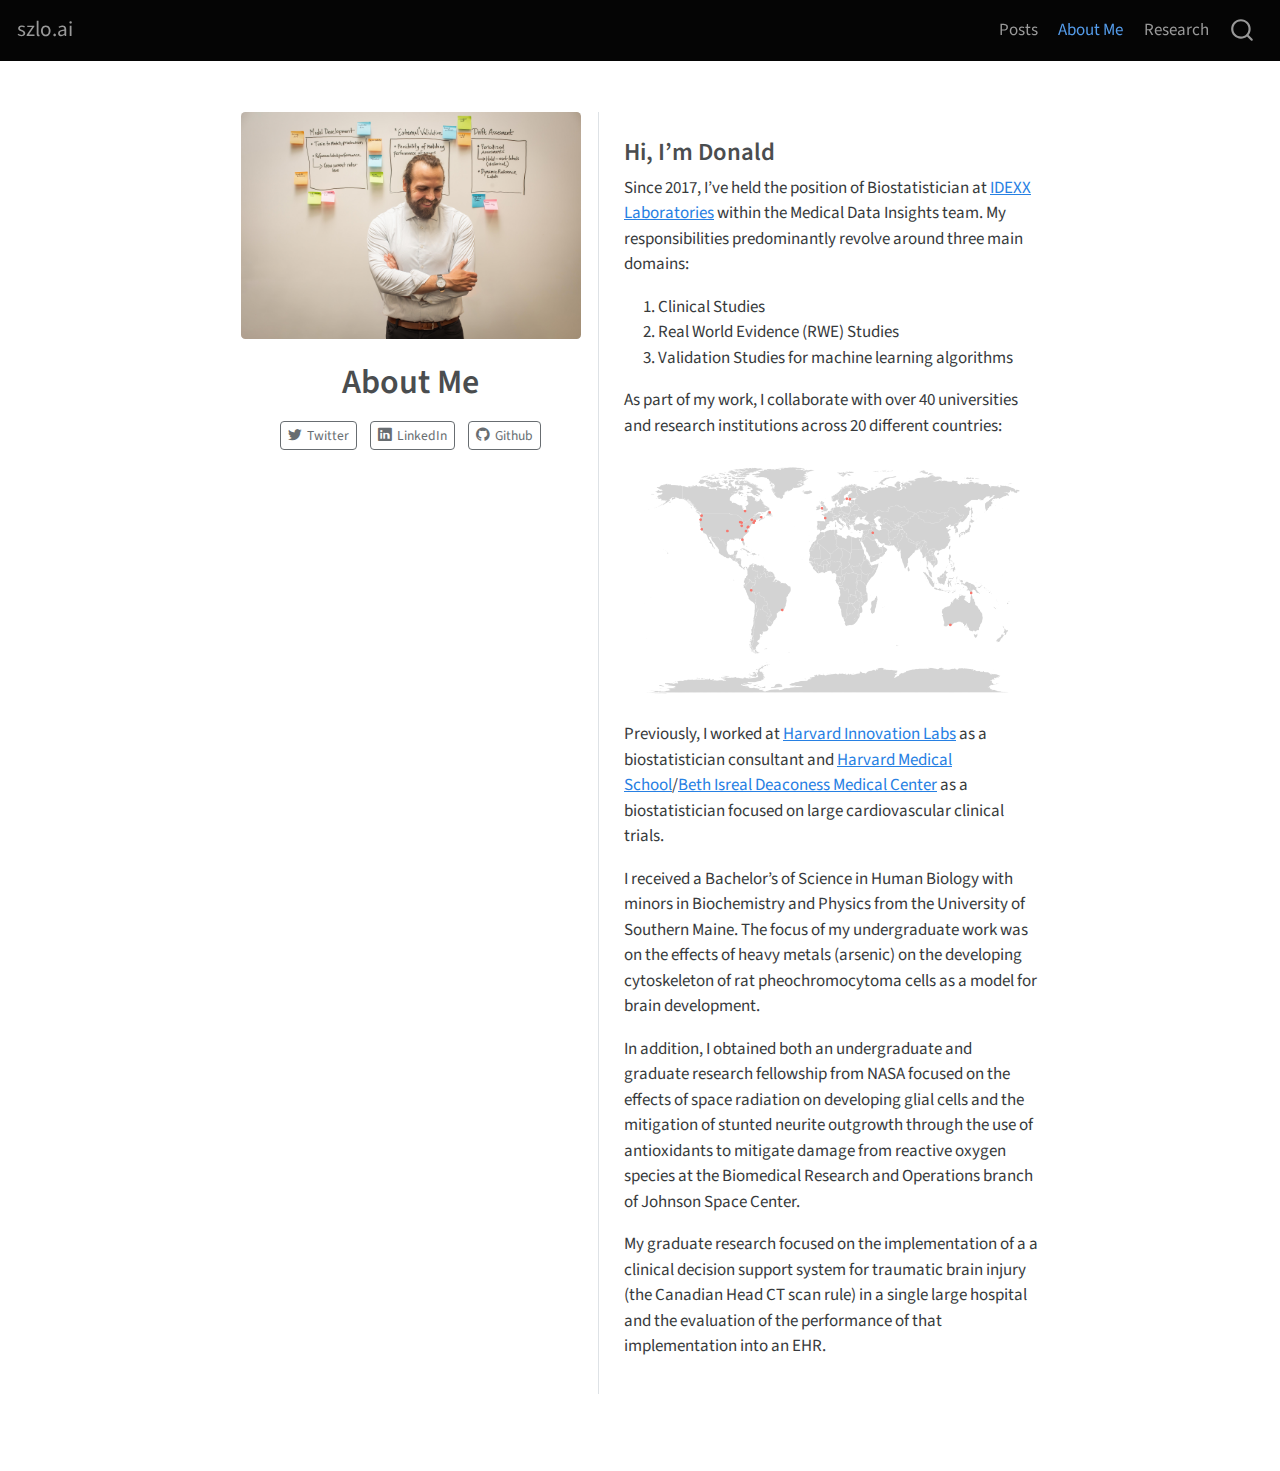
<file: docs/about.html>
<!DOCTYPE html>
<html xmlns="http://www.w3.org/1999/xhtml" lang="en" xml:lang="en"><head>

<meta charset="utf-8">
<meta name="generator" content="quarto-1.3.353">

<meta name="viewport" content="width=device-width, initial-scale=1.0, user-scalable=yes">


<title>szlo.ai - About Me</title>
<style>
code{white-space: pre-wrap;}
span.smallcaps{font-variant: small-caps;}
div.columns{display: flex; gap: min(4vw, 1.5em);}
div.column{flex: auto; overflow-x: auto;}
div.hanging-indent{margin-left: 1.5em; text-indent: -1.5em;}
ul.task-list{list-style: none;}
ul.task-list li input[type="checkbox"] {
  width: 0.8em;
  margin: 0 0.8em 0.2em -1em; /* quarto-specific, see https://github.com/quarto-dev/quarto-cli/issues/4556 */ 
  vertical-align: middle;
}
</style>


<script src="site_libs/quarto-nav/quarto-nav.js"></script>
<script src="site_libs/quarto-nav/headroom.min.js"></script>
<script src="site_libs/clipboard/clipboard.min.js"></script>
<script src="site_libs/quarto-search/autocomplete.umd.js"></script>
<script src="site_libs/quarto-search/fuse.min.js"></script>
<script src="site_libs/quarto-search/quarto-search.js"></script>
<meta name="quarto:offset" content="./">
<script src="site_libs/quarto-html/quarto.js"></script>
<script src="site_libs/quarto-html/popper.min.js"></script>
<script src="site_libs/quarto-html/tippy.umd.min.js"></script>
<link href="site_libs/quarto-html/tippy.css" rel="stylesheet">
<link href="site_libs/quarto-html/quarto-syntax-highlighting.css" rel="stylesheet" id="quarto-text-highlighting-styles">
<script src="site_libs/bootstrap/bootstrap.min.js"></script>
<link href="site_libs/bootstrap/bootstrap-icons.css" rel="stylesheet">
<link href="site_libs/bootstrap/bootstrap.min.css" rel="stylesheet" id="quarto-bootstrap" data-mode="light">
<script id="quarto-search-options" type="application/json">{
  "location": "navbar",
  "copy-button": false,
  "collapse-after": 3,
  "panel-placement": "end",
  "type": "overlay",
  "limit": 20,
  "language": {
    "search-no-results-text": "No results",
    "search-matching-documents-text": "matching documents",
    "search-copy-link-title": "Copy link to search",
    "search-hide-matches-text": "Hide additional matches",
    "search-more-match-text": "more match in this document",
    "search-more-matches-text": "more matches in this document",
    "search-clear-button-title": "Clear",
    "search-detached-cancel-button-title": "Cancel",
    "search-submit-button-title": "Submit"
  }
}</script>


<link rel="stylesheet" href="styles.css">
</head>

<body class="nav-fixed fullcontent">

<div id="quarto-search-results"></div>
  <header id="quarto-header" class="headroom fixed-top">
    <nav class="navbar navbar-expand-lg navbar-dark ">
      <div class="navbar-container container-fluid">
      <div class="navbar-brand-container">
    <a class="navbar-brand" href="./index.html">
    <span class="navbar-title">szlo.ai</span>
    </a>
  </div>
            <div id="quarto-search" class="" title="Search"></div>
          <button class="navbar-toggler" type="button" data-bs-toggle="collapse" data-bs-target="#navbarCollapse" aria-controls="navbarCollapse" aria-expanded="false" aria-label="Toggle navigation" onclick="if (window.quartoToggleHeadroom) { window.quartoToggleHeadroom(); }">
  <span class="navbar-toggler-icon"></span>
</button>
          <div class="collapse navbar-collapse" id="navbarCollapse">
            <ul class="navbar-nav navbar-nav-scroll ms-auto">
  <li class="nav-item">
    <a class="nav-link" href="./index.html" rel="" target="">
 <span class="menu-text">Posts</span></a>
  </li>  
  <li class="nav-item">
    <a class="nav-link active" href="./about.html" rel="" target="" aria-current="page">
 <span class="menu-text">About Me</span></a>
  </li>  
  <li class="nav-item">
    <a class="nav-link" href="./research.html" rel="" target="">
 <span class="menu-text">Research</span></a>
  </li>  
</ul>
            <div class="quarto-navbar-tools">
</div>
          </div> <!-- /navcollapse -->
      </div> <!-- /container-fluid -->
    </nav>
</header>
<!-- content -->
<div id="quarto-content" class="quarto-container page-columns page-rows-contents page-layout-article page-navbar">
<!-- sidebar -->
<!-- margin-sidebar -->
    
<!-- main -->
<div class="quarto-about-trestles">
  <div class="about-entity">
    <img src="profile2_lookdown150.jpg" class="about-image
  rounded " style="width: 20em;">
<header id="title-block-header" class="quarto-title-block default">
<div class="quarto-title">
<h1 class="title">About Me</h1>
</div>
<div class="quarto-title-meta">
  </div>
</header>
    <div class="about-links">
  <a href="https://twitter.com/daszlosek" class="about-link" rel="" target="">
    <i class="bi bi-twitter"></i>
     <span class="about-link-text">Twitter</span>
  </a>
  <a href="https://www.linkedin.com/in/daszlosek" class="about-link" rel="" target="">
    <i class="bi bi-linkedin"></i>
     <span class="about-link-text">LinkedIn</span>
  </a>
  <a href="https://github.com/daszlosek" class="about-link" rel="" target="">
    <i class="bi bi-github"></i>
     <span class="about-link-text">Github</span>
  </a>
</div>
  </div>
  <div class="about-contents"><main class="content" id="quarto-document-content">
<section id="hi-im-donald" class="level3">
<h3 data-anchor-id="hi-im-donald">Hi, I’m Donald</h3>
<p>Since 2017, I’ve held the position of Biostatistician at <a href="https://www.idexx.com/en/">IDEXX Laboratories</a> within the Medical Data Insights team. My responsibilities predominantly revolve around three main domains:</p>
<ol type="1">
<li>Clinical Studies</li>
<li>Real World Evidence (RWE) Studies</li>
<li>Validation Studies for machine learning algorithms</li>
</ol>
<p>As part of my work, I collaborate with over 40 universities and research institutions across 20 different countries:</p>
<p><img src="002_world-collaboration-map.png" class="img-fluid"></p>
<p>Previously, I worked at <a href="https://innovationlabs.harvard.edu/">Harvard Innovation Labs</a> as a biostatistician consultant and <a href="https://hms.harvard.edu/">Harvard Medical School</a>/<a href="https://www.bidmc.org/">Beth Isreal Deaconess Medical Center</a> as a biostatistician focused on large cardiovascular clinical trials.</p>
<p>I received a Bachelor’s of Science in Human Biology with minors in Biochemistry and Physics from the University of Southern Maine. The focus of my undergraduate work was on the effects of heavy metals (arsenic) on the developing cytoskeleton of rat pheochromocytoma cells as a model for brain development.</p>
<p>In addition, I obtained both an undergraduate and graduate research fellowship from NASA focused on the effects of space radiation on developing glial cells and the mitigation of stunted neurite outgrowth through the use of antioxidants to mitigate damage from reactive oxygen species at the Biomedical Research and Operations branch of Johnson Space Center.</p>
<p>My graduate research focused on the implementation of a a clinical decision support system for traumatic brain injury (the Canadian Head CT scan rule) in a single large hospital and the evaluation of the performance of that implementation into an EHR.</p>


</section>
</main></div>
</div>
 <!-- /main -->
<script id="quarto-html-after-body" type="application/javascript">
window.document.addEventListener("DOMContentLoaded", function (event) {
  const toggleBodyColorMode = (bsSheetEl) => {
    const mode = bsSheetEl.getAttribute("data-mode");
    const bodyEl = window.document.querySelector("body");
    if (mode === "dark") {
      bodyEl.classList.add("quarto-dark");
      bodyEl.classList.remove("quarto-light");
    } else {
      bodyEl.classList.add("quarto-light");
      bodyEl.classList.remove("quarto-dark");
    }
  }
  const toggleBodyColorPrimary = () => {
    const bsSheetEl = window.document.querySelector("link#quarto-bootstrap");
    if (bsSheetEl) {
      toggleBodyColorMode(bsSheetEl);
    }
  }
  toggleBodyColorPrimary();  
  const isCodeAnnotation = (el) => {
    for (const clz of el.classList) {
      if (clz.startsWith('code-annotation-')) {                     
        return true;
      }
    }
    return false;
  }
  const clipboard = new window.ClipboardJS('.code-copy-button', {
    text: function(trigger) {
      const codeEl = trigger.previousElementSibling.cloneNode(true);
      for (const childEl of codeEl.children) {
        if (isCodeAnnotation(childEl)) {
          childEl.remove();
        }
      }
      return codeEl.innerText;
    }
  });
  clipboard.on('success', function(e) {
    // button target
    const button = e.trigger;
    // don't keep focus
    button.blur();
    // flash "checked"
    button.classList.add('code-copy-button-checked');
    var currentTitle = button.getAttribute("title");
    button.setAttribute("title", "Copied!");
    let tooltip;
    if (window.bootstrap) {
      button.setAttribute("data-bs-toggle", "tooltip");
      button.setAttribute("data-bs-placement", "left");
      button.setAttribute("data-bs-title", "Copied!");
      tooltip = new bootstrap.Tooltip(button, 
        { trigger: "manual", 
          customClass: "code-copy-button-tooltip",
          offset: [0, -8]});
      tooltip.show();    
    }
    setTimeout(function() {
      if (tooltip) {
        tooltip.hide();
        button.removeAttribute("data-bs-title");
        button.removeAttribute("data-bs-toggle");
        button.removeAttribute("data-bs-placement");
      }
      button.setAttribute("title", currentTitle);
      button.classList.remove('code-copy-button-checked');
    }, 1000);
    // clear code selection
    e.clearSelection();
  });
  function tippyHover(el, contentFn) {
    const config = {
      allowHTML: true,
      content: contentFn,
      maxWidth: 500,
      delay: 100,
      arrow: false,
      appendTo: function(el) {
          return el.parentElement;
      },
      interactive: true,
      interactiveBorder: 10,
      theme: 'quarto',
      placement: 'bottom-start'
    };
    window.tippy(el, config); 
  }
  const noterefs = window.document.querySelectorAll('a[role="doc-noteref"]');
  for (var i=0; i<noterefs.length; i++) {
    const ref = noterefs[i];
    tippyHover(ref, function() {
      // use id or data attribute instead here
      let href = ref.getAttribute('data-footnote-href') || ref.getAttribute('href');
      try { href = new URL(href).hash; } catch {}
      const id = href.replace(/^#\/?/, "");
      const note = window.document.getElementById(id);
      return note.innerHTML;
    });
  }
      let selectedAnnoteEl;
      const selectorForAnnotation = ( cell, annotation) => {
        let cellAttr = 'data-code-cell="' + cell + '"';
        let lineAttr = 'data-code-annotation="' +  annotation + '"';
        const selector = 'span[' + cellAttr + '][' + lineAttr + ']';
        return selector;
      }
      const selectCodeLines = (annoteEl) => {
        const doc = window.document;
        const targetCell = annoteEl.getAttribute("data-target-cell");
        const targetAnnotation = annoteEl.getAttribute("data-target-annotation");
        const annoteSpan = window.document.querySelector(selectorForAnnotation(targetCell, targetAnnotation));
        const lines = annoteSpan.getAttribute("data-code-lines").split(",");
        const lineIds = lines.map((line) => {
          return targetCell + "-" + line;
        })
        let top = null;
        let height = null;
        let parent = null;
        if (lineIds.length > 0) {
            //compute the position of the single el (top and bottom and make a div)
            const el = window.document.getElementById(lineIds[0]);
            top = el.offsetTop;
            height = el.offsetHeight;
            parent = el.parentElement.parentElement;
          if (lineIds.length > 1) {
            const lastEl = window.document.getElementById(lineIds[lineIds.length - 1]);
            const bottom = lastEl.offsetTop + lastEl.offsetHeight;
            height = bottom - top;
          }
          if (top !== null && height !== null && parent !== null) {
            // cook up a div (if necessary) and position it 
            let div = window.document.getElementById("code-annotation-line-highlight");
            if (div === null) {
              div = window.document.createElement("div");
              div.setAttribute("id", "code-annotation-line-highlight");
              div.style.position = 'absolute';
              parent.appendChild(div);
            }
            div.style.top = top - 2 + "px";
            div.style.height = height + 4 + "px";
            let gutterDiv = window.document.getElementById("code-annotation-line-highlight-gutter");
            if (gutterDiv === null) {
              gutterDiv = window.document.createElement("div");
              gutterDiv.setAttribute("id", "code-annotation-line-highlight-gutter");
              gutterDiv.style.position = 'absolute';
              const codeCell = window.document.getElementById(targetCell);
              const gutter = codeCell.querySelector('.code-annotation-gutter');
              gutter.appendChild(gutterDiv);
            }
            gutterDiv.style.top = top - 2 + "px";
            gutterDiv.style.height = height + 4 + "px";
          }
          selectedAnnoteEl = annoteEl;
        }
      };
      const unselectCodeLines = () => {
        const elementsIds = ["code-annotation-line-highlight", "code-annotation-line-highlight-gutter"];
        elementsIds.forEach((elId) => {
          const div = window.document.getElementById(elId);
          if (div) {
            div.remove();
          }
        });
        selectedAnnoteEl = undefined;
      };
      // Attach click handler to the DT
      const annoteDls = window.document.querySelectorAll('dt[data-target-cell]');
      for (const annoteDlNode of annoteDls) {
        annoteDlNode.addEventListener('click', (event) => {
          const clickedEl = event.target;
          if (clickedEl !== selectedAnnoteEl) {
            unselectCodeLines();
            const activeEl = window.document.querySelector('dt[data-target-cell].code-annotation-active');
            if (activeEl) {
              activeEl.classList.remove('code-annotation-active');
            }
            selectCodeLines(clickedEl);
            clickedEl.classList.add('code-annotation-active');
          } else {
            // Unselect the line
            unselectCodeLines();
            clickedEl.classList.remove('code-annotation-active');
          }
        });
      }
  const findCites = (el) => {
    const parentEl = el.parentElement;
    if (parentEl) {
      const cites = parentEl.dataset.cites;
      if (cites) {
        return {
          el,
          cites: cites.split(' ')
        };
      } else {
        return findCites(el.parentElement)
      }
    } else {
      return undefined;
    }
  };
  var bibliorefs = window.document.querySelectorAll('a[role="doc-biblioref"]');
  for (var i=0; i<bibliorefs.length; i++) {
    const ref = bibliorefs[i];
    const citeInfo = findCites(ref);
    if (citeInfo) {
      tippyHover(citeInfo.el, function() {
        var popup = window.document.createElement('div');
        citeInfo.cites.forEach(function(cite) {
          var citeDiv = window.document.createElement('div');
          citeDiv.classList.add('hanging-indent');
          citeDiv.classList.add('csl-entry');
          var biblioDiv = window.document.getElementById('ref-' + cite);
          if (biblioDiv) {
            citeDiv.innerHTML = biblioDiv.innerHTML;
          }
          popup.appendChild(citeDiv);
        });
        return popup.innerHTML;
      });
    }
  }
});
</script>
</div> <!-- /content -->



</body></html>
</file>
<file: _site/site_libs/quarto-html/tippy.css>
.tippy-box[data-animation=fade][data-state=hidden]{opacity:0}[data-tippy-root]{max-width:calc(100vw - 10px)}.tippy-box{position:relative;background-color:#333;color:#fff;border-radius:4px;font-size:14px;line-height:1.4;white-space:normal;outline:0;transition-property:transform,visibility,opacity}.tippy-box[data-placement^=top]>.tippy-arrow{bottom:0}.tippy-box[data-placement^=top]>.tippy-arrow:before{bottom:-7px;left:0;border-width:8px 8px 0;border-top-color:initial;transform-origin:center top}.tippy-box[data-placement^=bottom]>.tippy-arrow{top:0}.tippy-box[data-placement^=bottom]>.tippy-arrow:before{top:-7px;left:0;border-width:0 8px 8px;border-bottom-color:initial;transform-origin:center bottom}.tippy-box[data-placement^=left]>.tippy-arrow{right:0}.tippy-box[data-placement^=left]>.tippy-arrow:before{border-width:8px 0 8px 8px;border-left-color:initial;right:-7px;transform-origin:center left}.tippy-box[data-placement^=right]>.tippy-arrow{left:0}.tippy-box[data-placement^=right]>.tippy-arrow:before{left:-7px;border-width:8px 8px 8px 0;border-right-color:initial;transform-origin:center right}.tippy-box[data-inertia][data-state=visible]{transition-timing-function:cubic-bezier(.54,1.5,.38,1.11)}.tippy-arrow{width:16px;height:16px;color:#333}.tippy-arrow:before{content:"";position:absolute;border-color:transparent;border-style:solid}.tippy-content{position:relative;padding:5px 9px;z-index:1}
</file>
<file: _site/site_libs/quarto-html/quarto-syntax-highlighting.css>
/* quarto syntax highlight colors */
:root {
  --quarto-hl-al-color: #f51818;
  --quarto-hl-an-color: #e6ba7e;
  --quarto-hl-at-color: #399ee6;
  --quarto-hl-bn-color: #ff9940;
  --quarto-hl-bu-color: #4cbf99;
  --quarto-hl-ch-color: #4cbf99;
  --quarto-hl-co-color: #607880;
  --quarto-hl-cv-color: #a37acc;
  --quarto-hl-cn-color: #a37acc;
  --quarto-hl-cf-color: #fa8d3e;
  --quarto-hl-dt-color: #fa8d3e;
  --quarto-hl-dv-color: #ff9940;
  --quarto-hl-do-color: #607880;
  --quarto-hl-er-color: #f51818;
  --quarto-hl-ex-color: #399ee6;
  --quarto-hl-fl-color: #ff9940;
  --quarto-hl-fu-color: #f2ae49;
  --quarto-hl-im-color: #86b300;
  --quarto-hl-in-color: #ff9940;
  --quarto-hl-kw-color: #fa8d3e;
  --quarto-hl-op-color: #ed9366;
  --quarto-hl-pp-color: #f07171;
  --quarto-hl-re-color: #399ee6;
  --quarto-hl-sc-color: #4cbf99;
  --quarto-hl-ss-color: #4cbf99;
  --quarto-hl-st-color: #86b300;
  --quarto-hl-va-color: #55b4d4;
  --quarto-hl-vs-color: #86b300;
  --quarto-hl-wa-color: #f07171;
}

/* other quarto variables */
:root {
  --quarto-font-monospace: SFMono-Regular, Menlo, Monaco, Consolas, "Liberation Mono", "Courier New", monospace;
}

code span.al {
  font-weight: bold;
  color: #f51818;
}

code span.an {
  color: #e6ba7e;
}

code span.at {
  color: #399ee6;
}

code span.bn {
  color: #ff9940;
}

code span.bu {
  color: #4cbf99;
}

code span.ch {
  color: #4cbf99;
}

code span.co {
  font-style: italic;
  color: #607880;
}

code span.cv {
  color: #a37acc;
}

code span.cn {
  color: #a37acc;
}

code span.cf {
  font-weight: bold;
  color: #fa8d3e;
}

code span.dt {
  color: #fa8d3e;
}

code span.dv {
  color: #ff9940;
}

code span.do {
  color: #607880;
}

code span.er {
  color: #f51818;
  text-decoration: underline;
}

code span.ex {
  font-weight: bold;
  color: #399ee6;
}

code span.fl {
  color: #ff9940;
}

code span.fu {
  color: #f2ae49;
}

code span.im {
  color: #86b300;
}

code span.in {
  color: #ff9940;
}

code span.kw {
  font-weight: bold;
  color: #fa8d3e;
}

pre > code.sourceCode > span {
  color: #575f66;
}

code span {
  color: #575f66;
}

code.sourceCode > span {
  color: #575f66;
}

div.sourceCode,
div.sourceCode pre.sourceCode {
  color: #575f66;
}

code span.op {
  color: #ed9366;
}

code span.pp {
  color: #f07171;
}

code span.re {
  color: #399ee6;
}

code span.sc {
  color: #4cbf99;
}

code span.ss {
  color: #4cbf99;
}

code span.st {
  color: #86b300;
}

code span.va {
  color: #55b4d4;
}

code span.vs {
  color: #86b300;
}

code span.wa {
  color: #f07171;
}

.prevent-inlining {
  content: "</";
}

/*# sourceMappingURL=debc5d5d77c3f9108843748ff7464032.css.map */
</file>
<file: _site/styles.css>
/* css styles */

/*@import url('https://fonts.googleapis.com/css2?family=Pacifico&family=Pacifico&display=swap');

h1.title {
  font-family: "Pacifico";
  font-size: 30px;
} */
</file>
<file: docs/site_libs/quarto-html/tippy.css>
.tippy-box[data-animation=fade][data-state=hidden]{opacity:0}[data-tippy-root]{max-width:calc(100vw - 10px)}.tippy-box{position:relative;background-color:#333;color:#fff;border-radius:4px;font-size:14px;line-height:1.4;white-space:normal;outline:0;transition-property:transform,visibility,opacity}.tippy-box[data-placement^=top]>.tippy-arrow{bottom:0}.tippy-box[data-placement^=top]>.tippy-arrow:before{bottom:-7px;left:0;border-width:8px 8px 0;border-top-color:initial;transform-origin:center top}.tippy-box[data-placement^=bottom]>.tippy-arrow{top:0}.tippy-box[data-placement^=bottom]>.tippy-arrow:before{top:-7px;left:0;border-width:0 8px 8px;border-bottom-color:initial;transform-origin:center bottom}.tippy-box[data-placement^=left]>.tippy-arrow{right:0}.tippy-box[data-placement^=left]>.tippy-arrow:before{border-width:8px 0 8px 8px;border-left-color:initial;right:-7px;transform-origin:center left}.tippy-box[data-placement^=right]>.tippy-arrow{left:0}.tippy-box[data-placement^=right]>.tippy-arrow:before{left:-7px;border-width:8px 8px 8px 0;border-right-color:initial;transform-origin:center right}.tippy-box[data-inertia][data-state=visible]{transition-timing-function:cubic-bezier(.54,1.5,.38,1.11)}.tippy-arrow{width:16px;height:16px;color:#333}.tippy-arrow:before{content:"";position:absolute;border-color:transparent;border-style:solid}.tippy-content{position:relative;padding:5px 9px;z-index:1}
</file>
<file: docs/site_libs/quarto-html/quarto-syntax-highlighting.css>
/* quarto syntax highlight colors */
:root {
  --quarto-hl-al-color: #f51818;
  --quarto-hl-an-color: #e6ba7e;
  --quarto-hl-at-color: #399ee6;
  --quarto-hl-bn-color: #ff9940;
  --quarto-hl-bu-color: #4cbf99;
  --quarto-hl-ch-color: #4cbf99;
  --quarto-hl-co-color: #607880;
  --quarto-hl-cv-color: #a37acc;
  --quarto-hl-cn-color: #a37acc;
  --quarto-hl-cf-color: #fa8d3e;
  --quarto-hl-dt-color: #fa8d3e;
  --quarto-hl-dv-color: #ff9940;
  --quarto-hl-do-color: #607880;
  --quarto-hl-er-color: #f51818;
  --quarto-hl-ex-color: #399ee6;
  --quarto-hl-fl-color: #ff9940;
  --quarto-hl-fu-color: #f2ae49;
  --quarto-hl-im-color: #86b300;
  --quarto-hl-in-color: #ff9940;
  --quarto-hl-kw-color: #fa8d3e;
  --quarto-hl-op-color: #ed9366;
  --quarto-hl-pp-color: #f07171;
  --quarto-hl-re-color: #399ee6;
  --quarto-hl-sc-color: #4cbf99;
  --quarto-hl-ss-color: #4cbf99;
  --quarto-hl-st-color: #86b300;
  --quarto-hl-va-color: #55b4d4;
  --quarto-hl-vs-color: #86b300;
  --quarto-hl-wa-color: #f07171;
}

/* other quarto variables */
:root {
  --quarto-font-monospace: SFMono-Regular, Menlo, Monaco, Consolas, "Liberation Mono", "Courier New", monospace;
}

code span.al {
  background-color: #faefef;
  font-weight: bold;
  color: #f51818;
}

code span.an {
  color: #e6ba7e;
}

code span.at {
  color: #399ee6;
}

code span.bn {
  color: #ff9940;
}

code span.bu {
  color: #4cbf99;
}

code span.ch {
  color: #4cbf99;
}

code span.co {
  font-style: italic;
  color: #607880;
}

code span.cv {
  color: #a37acc;
}

code span.cn {
  color: #a37acc;
}

code span.cf {
  font-weight: bold;
  color: #fa8d3e;
}

code span.dt {
  color: #fa8d3e;
}

code span.dv {
  color: #ff9940;
}

code span.do {
  color: #607880;
}

code span.er {
  color: #f51818;
  text-decoration: underline;
}

code span.ex {
  font-weight: bold;
  color: #399ee6;
}

code span.fl {
  color: #ff9940;
}

code span.fu {
  color: #f2ae49;
}

code span.im {
  color: #86b300;
}

code span.in {
  color: #ff9940;
}

code span.kw {
  font-weight: bold;
  color: #fa8d3e;
}

pre > code.sourceCode > span {
  color: #575f66;
}

code span {
  color: #575f66;
}

code.sourceCode > span {
  color: #575f66;
}

div.sourceCode,
div.sourceCode pre.sourceCode {
  color: #575f66;
}

code span.op {
  color: #ed9366;
}

code span.pp {
  color: #f07171;
}

code span.re {
  background-color: #ddecf3;
  color: #399ee6;
}

code span.sc {
  color: #4cbf99;
}

code span.ss {
  color: #4cbf99;
}

code span.st {
  color: #86b300;
}

code span.va {
  color: #55b4d4;
}

code span.vs {
  color: #86b300;
}

code span.wa {
  color: #f07171;
}

.prevent-inlining {
  content: "</";
}

/*# sourceMappingURL=debc5d5d77c3f9108843748ff7464032.css.map */
</file>
<file: docs/styles.css>
/* css styles */

/*@import url('https://fonts.googleapis.com/css2?family=Pacifico&family=Pacifico&display=swap');

h1.title {
  font-family: "Pacifico";
  font-size: 30px;
} */
</file>
